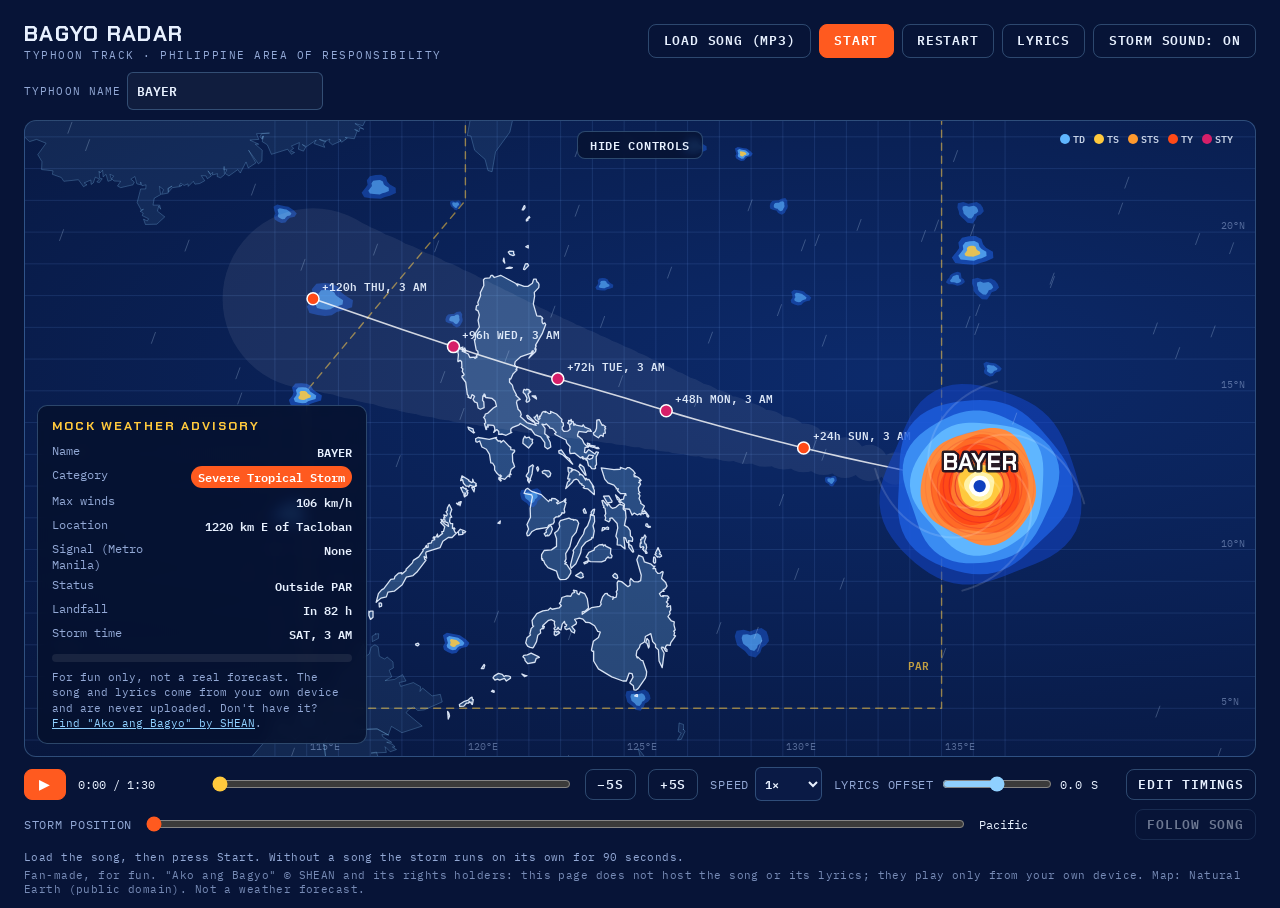
<file: public/bagyo/index.html>
<!doctype html>
<html lang="en">
<head>
<meta charset="utf-8">
<meta name="viewport" content="width=device-width, initial-scale=1, viewport-fit=cover">
<meta name="description" content="A for-fun typhoon radar: a storm tracks from the Pacific into the Philippines. Not a real forecast.">
<title>Bagyo Radar</title>
<meta name="claude:viewport-fit-sides" content="cover">
<link rel="stylesheet" href="https://fonts.googleapis.com/css2?family=Chakra+Petch:wght@500;700&family=IBM+Plex+Mono:wght@400;600&display=swap">
<style>
  /* Layout: one-screen radar console. Control strip on top, the radar fills the rest,
     a bulletin card floats bottom-left (stacks under the radar on phones). Single dark look by design. */
  :root {
    --ocean: #071437;
    --ocean-2: #0c2a6b;
    --grid: rgba(120, 170, 255, .14);
    --land: #8fd0ff;
    --ink: #e8f1ff;
    --muted: #93a9d6;
    --amber: #ffc93d;
    --hot: #ff5a1f;
    --panel: rgba(6, 16, 44, .82);
    --line: rgba(143, 208, 255, .28);
    --display: "Chakra Petch", "Segoe UI", system-ui, sans-serif;
    --mono: "IBM Plex Mono", ui-monospace, "Cascadia Mono", Consolas, monospace;
    color-scheme: dark;
  }
  html, body { height: 100%; }
  body {
    background: var(--ocean); color: var(--ink); font-family: var(--mono); display: flex; flex-direction: column;
    padding-left: max(16px, env(safe-area-inset-left, 0px)); padding-right: max(16px, env(safe-area-inset-right, 0px));
    padding-block: 12px; gap: 10px; box-sizing: border-box; overflow: hidden;
  }
  header { display: flex; flex-wrap: wrap; align-items: center; gap: 10px 16px; }
  h1 { font-family: var(--display); font-weight: 700; font-size: 1.35rem; letter-spacing: .06em; margin: 0; text-transform: uppercase; }
  h1 small { display: block; font-family: var(--mono); font-weight: 400; font-size: .68rem; letter-spacing: .14em; color: var(--muted); }
  .controls { display: flex; flex-wrap: wrap; gap: 8px; align-items: center; margin-left: auto; }
  button, .file {
    font: 600 .82rem/1 var(--mono); letter-spacing: .06em; text-transform: uppercase; color: var(--ink);
    background: transparent; border: 1px solid var(--line); border-radius: 8px; padding: .62rem .9rem; cursor: pointer;
  }
  button:hover, .file:hover { border-color: var(--land); }
  button:focus-visible, .file:focus-within, input:focus-visible { outline: 2px solid var(--amber); outline-offset: 2px; }
  #start { background: var(--hot); border-color: var(--hot); color: #fff; }
  .file input { position: absolute; width: 1px; height: 1px; opacity: 0; }
  .file { position: relative; display: inline-flex; align-items: center; gap: .4rem; }
  .file.has-song { border-color: var(--amber); color: var(--amber); }
  .fields { display: flex; flex-wrap: wrap; gap: 8px; }
  .fields label { display: flex; align-items: center; gap: 6px; font-size: .7rem; letter-spacing: .1em; text-transform: uppercase; color: var(--muted); }
  .fields input { font: 600 .82rem var(--mono); color: var(--ink); background: rgba(255,255,255,.04); border: 1px solid var(--line); border-radius: 6px; padding: .45rem .55rem; width: 11rem; text-transform: uppercase; }
  .stage { position: relative; flex: 1; min-height: 0; border: 1px solid var(--line); border-radius: 12px; overflow: hidden; background: radial-gradient(120% 90% at 70% 40%, var(--ocean-2), var(--ocean)); }
  canvas { display: block; width: 100%; height: 100%; }
  .bulletin { position: absolute; left: 12px; bottom: 12px; width: min(300px, calc(100% - 24px)); background: var(--panel); border: 1px solid var(--line); border-radius: 10px; padding: 12px 14px; backdrop-filter: blur(6px); }
  .bulletin h2 { font-family: var(--display); font-size: .78rem; letter-spacing: .16em; text-transform: uppercase; color: var(--amber); margin: 0 0 8px; }
  .bulletin dl { display: grid; grid-template-columns: auto 1fr; gap: 4px 12px; margin: 0; font-size: .78rem; }
  .bulletin dt { color: var(--muted); }
  .bulletin dd { margin: 0; font-weight: 600; text-align: right; font-variant-numeric: tabular-nums; }
  .cat { display: inline-block; padding: 1px 7px; border-radius: 999px; background: var(--hot); color: #fff; white-space: nowrap; font-size: .72rem; }
  .progress { height: 8px; background: rgba(255,255,255,.08); border-radius: 4px; margin-top: 10px; overflow: hidden; cursor: pointer; }
  canvas { cursor: crosshair; touch-action: manipulation; }
  .progress i { display: block; height: 100%; width: 0; background: linear-gradient(90deg, var(--land), var(--amber), var(--hot)); }
  .note { font-size: .66rem; color: var(--muted); margin: 8px 0 0; line-height: 1.45; }
  .note a { color: var(--land); }
  footer { font-size: .66rem; color: var(--muted); letter-spacing: .04em; display: flex; flex-wrap: wrap; justify-content: space-between; gap: 4px 16px; }
  footer .credits { opacity: .8; }
  .player { display: flex; flex-wrap: wrap; align-items: center; gap: 8px 12px; font-size: .74rem; color: var(--muted); }
  .player button { padding: .5rem .7rem; }
  #pPlay { min-width: 2.6rem; background: var(--hot); border-color: var(--hot); color: #fff; }
  .ptime { font-variant-numeric: tabular-nums; color: var(--ink); min-width: 7.5rem; }
  #pSeek { flex: 1 1 220px; min-width: 0; accent-color: var(--amber); }
  .player label { display: inline-flex; align-items: center; gap: 6px; letter-spacing: .06em; text-transform: uppercase; }
  .player select { font: 600 .78rem var(--mono); color: var(--ink); background: #0a1a45; border: 1px solid var(--line); border-radius: 6px; padding: .3rem; }
  #pShift { width: 110px; accent-color: var(--land); }
  .storm-row { flex: 1 1 100%; display: flex; flex-wrap: wrap; align-items: center; gap: 8px 12px; }
  .storm-row label { letter-spacing: .06em; text-transform: uppercase; }
  #stormPos { flex: 1 1 260px; min-width: 0; accent-color: var(--hot); }
  #stormOut { color: var(--ink); min-width: 9rem; }
  #stormFollow[disabled] { opacity: .45; cursor: default; }
  .toggle-ui { position: absolute; z-index: 4; top: 10px; left: 50%; transform: translateX(-50%); padding: .45rem .75rem; font-size: .72rem;
    background: rgba(6,16,44,.75); backdrop-filter: blur(4px); transition: opacity .4s; }
  /* clean view: only the radar, the advisory and the lyrics */
  body.clean header, body.clean .player, body.clean footer, body.clean .editor { display: none !important; }
  body.clean .stage { border-color: transparent; }
  body.clean.idle .toggle-ui { opacity: 0; }
  body.clean.idle .stage, body.clean.idle canvas { cursor: none; }
  @media (prefers-reduced-motion: reduce) { .toggle-ui { transition: none; } }
  #pShiftOut { color: var(--ink); min-width: 3.4rem; font-variant-numeric: tabular-nums; }
  .editor { position: fixed; z-index: 6; top: 12px; bottom: 12px; right: max(12px, env(safe-area-inset-right, 0px)); width: min(380px, calc(100% - 24px));
    background: #0a1a45; border: 1px solid var(--line); border-radius: 12px; padding: 14px; overflow: auto; box-shadow: 0 20px 50px rgba(0,0,0,.5); font-size: .78rem; }
  .ed-head { display: flex; justify-content: space-between; align-items: center; gap: 8px; }
  .editor h2 { font-family: var(--display); letter-spacing: .1em; text-transform: uppercase; margin: 0; font-size: .95rem; color: var(--amber); }
  .editor p { color: var(--muted); line-height: 1.5; }
  .editor ol { list-style: none; margin: 0; padding: 0; display: grid; gap: 4px; }
  .editor li { display: grid; grid-template-columns: auto 1fr auto; gap: 8px; align-items: center; padding: 6px; border-radius: 8px; border: 1px solid transparent; }
  .editor li.is-now { border-color: var(--amber); background: rgba(255,201,61,.08); }
  .editor li span { min-width: 0; overflow-wrap: anywhere; }
  .ed-time { padding: .3rem .45rem; font-size: .74rem; font-variant-numeric: tabular-nums; }
  .ed-btns { display: flex; gap: 4px; }
  .ed-btns button { padding: .3rem .45rem; font-size: .72rem; }
  dialog { background: #0a1a45; color: var(--ink); border: 1px solid var(--line); border-radius: 12px; padding: 0; width: min(560px, calc(100% - 32px)); }
  dialog::backdrop { background: rgba(2, 8, 24, .7); }
  .dlg { padding: 18px; display: grid; gap: 10px; font-size: .82rem; line-height: 1.5; }
  .dlg h2 { font-family: var(--display); letter-spacing: .1em; text-transform: uppercase; margin: 0; font-size: 1rem; color: var(--amber); }
  .dlg p, .dlg ul { margin: 0; color: var(--muted); }
  .dlg ul { padding-left: 1.1rem; }
  .dlg code, kbd { font-family: var(--mono); background: rgba(255,255,255,.08); padding: 0 4px; border-radius: 4px; color: var(--ink); }
  .dlg textarea { font: .85rem/1.5 var(--mono); color: var(--ink); background: rgba(255,255,255,.04); border: 1px solid var(--line); border-radius: 8px; padding: 10px; resize: vertical; width: 100%; box-sizing: border-box; }
  .dlg-actions { display: flex; flex-wrap: wrap; gap: 8px; }
  .dlg-msg { min-height: 1.2em; color: var(--amber) !important; }
  .sr { position: absolute; width: 1px; height: 1px; overflow: hidden; clip: rect(0 0 0 0); }
  .next-line { position: fixed; z-index: 5; left: 50%; transform: translateX(-50%); bottom: max(18px, env(safe-area-inset-bottom, 0px)); background: var(--amber); color: #1a1200; border-color: var(--amber); font-size: .95rem; padding: .9rem 1.4rem; }
  #sound[aria-pressed="false"] { color: var(--muted); }
  @media (max-width: 640px) {
    body { overflow: auto; }
    .stage { flex: none; height: auto; overflow: visible; border: 0; background: none; }
    canvas { height: 58vh; border: 1px solid var(--line); border-radius: 12px; background: radial-gradient(120% 90% at 70% 40%, var(--ocean-2), var(--ocean)); }
    .controls { margin-left: 0; }
    .fields input { width: 9rem; }
    .bulletin { position: static; width: auto; margin-top: 10px; }
  }
</style>
</head>
<body>

<header>
  <h1>Bagyo Radar<small>Typhoon track · Philippine Area of Responsibility</small></h1>
  <div class="controls">
    <label class="file" id="fileLabel"><input type="file" id="song" accept="audio/*">Load song (MP3)</label>
    <button type="button" id="start">Start</button>
    <button type="button" id="restart">Restart</button>
    <button type="button" id="lyricsBtn">Lyrics</button>
    <button type="button" id="sound" aria-pressed="true">Storm sound: on</button>
  </div>
  <div class="fields">
    <label for="name">Typhoon name <input id="name" maxlength="14" value="BAYER"></label>
  </div>
</header>

<dialog id="lyricsDlg" aria-labelledby="lyricsTitle">
  <form method="dialog" class="dlg">
    <h2 id="lyricsTitle">Lyrics</h2>
    <p>Paste the lyrics, one line per row. They stay in this browser only.</p>
    <ul>
      <li><strong>Timed lyrics</strong> (LRC, like <code>[00:12.50] a line</code>) sync on their own.</li>
      <li><strong>Plain lines:</strong> press <em>Tap to sync</em>, then tap <kbd>Space</kbd> or the <em>Next line</em> button as each line starts. The timings are saved for next time.</li>
    </ul>
    <label for="lyricsText" class="sr">Lyrics</label>
    <textarea id="lyricsText" rows="10" spellcheck="false" placeholder="[00:12.50] First line&#10;[00:16.00] Second line&#10;…or plain lines, then Tap to sync"></textarea>
    <p class="dlg-msg" id="lyricsMsg" aria-live="polite"></p>
    <div class="dlg-actions">
      <button type="button" id="lyricsSave">Save lyrics</button>
      <button type="button" id="tapSync">Tap to sync</button>
      <button type="button" id="lyricsClear">Clear</button>
      <button value="close">Close</button>
    </div>
  </form>
</dialog>
<button type="button" id="nextLine" class="next-line" hidden>Next line ▸ <kbd>Space</kbd></button>

<div class="stage" id="stage">
  <canvas id="radar" aria-label="Animated radar of a typhoon moving toward the Philippines"></canvas>
  <button type="button" id="toggleUi" class="toggle-ui" aria-pressed="false" title="Hide or show the controls (H)">Hide controls</button>
  <section class="bulletin" aria-live="polite">
    <h2>Mock weather advisory</h2>
    <dl>
      <dt>Name</dt><dd id="bName">BAYER</dd>
      <dt>Category</dt><dd><span class="cat" id="bCat">Tropical Storm</span></dd>
      <dt>Max winds</dt><dd id="bWind">80 km/h</dd>
      <dt>Location</dt><dd id="bLoc">—</dd>
      <dt>Signal (Metro Manila)</dt><dd id="bSignal">None</dd>
      <dt>Status</dt><dd id="bPar">Outside PAR</dd>
      <dt>Landfall</dt><dd id="bLand">—</dd>
      <dt>Storm time</dt><dd id="bTime">—</dd>
    </dl>
    <div class="progress" id="seek" role="slider" tabindex="0" aria-label="Storm progress" aria-valuemin="0" aria-valuemax="100" aria-valuenow="0" title="Click to jump"><i id="bar"></i></div>
    <p class="note">For fun only, not a real forecast. The song and lyrics come from your own device and are never uploaded.
      Don't have it? <a href="https://open.spotify.com/search/ako%20ang%20bagyo%20shean" target="_blank" rel="noopener">Find "Ako ang Bagyo" by SHEAN</a>.</p>
  </section>
</div>
<div class="player" id="player">
  <button type="button" id="pPlay" aria-label="Play or pause">▶</button>
  <span id="pTime" class="ptime">0:00 / 1:30</span>
  <input type="range" id="pSeek" min="0" max="1000" value="0" aria-label="Song position">
  <button type="button" id="pBack" aria-label="Back 5 seconds">−5s</button>
  <button type="button" id="pFwd" aria-label="Forward 5 seconds">+5s</button>
  <label for="pRate">Speed <select id="pRate"><option value="0.5">0.5×</option><option value="0.75">0.75×</option><option value="1" selected>1×</option></select></label>
  <label for="pShift">Lyrics offset <input type="range" id="pShift" min="-3" max="3" step="0.1" value="0"><output id="pShiftOut" for="pShift">0.0 s</output></label>
  <button type="button" id="pEdit" aria-expanded="false" aria-controls="editor">Edit timings</button>
  <div class="storm-row">
    <label for="stormPos">Storm position</label>
    <input type="range" id="stormPos" min="0" max="1000" value="0" aria-label="Typhoon position along its track">
    <output id="stormOut" for="stormPos">Pacific</output>
    <button type="button" id="stormFollow" disabled>Follow song</button>
  </div>
</div>
<aside id="editor" class="editor" hidden aria-label="Lyric timings">
  <div class="ed-head"><h2>Lyric timings</h2><button type="button" id="edClose">Close</button></div>
  <p>Click a time to jump there. Use −/+ to nudge by 0.1 s, or <em>Now</em> to set the line to the current position. Changes save as you go.</p>
  <ol id="edList"></ol>
</aside>
<footer><span id="status">Load the song, then press Start. Without a song the storm runs on its own for 90 seconds.</span>
  <span class="credits">Fan-made, for fun. "Ako ang Bagyo" © SHEAN and its rights holders: this page does not host the song or its lyrics; they play only from your own device. Map: Natural Earth (public domain). Not a weather forecast.</span></footer>

<script>
(() => {
  const canvas = document.getElementById("radar"), ctx = canvas.getContext("2d");
  const $ = (id) => document.getElementById(id);
  const audio = new Audio();
  const reduced = matchMedia("(prefers-reduced-motion: reduce)").matches;

  // Map frame (degrees). Equirectangular is fine this close to the equator.
  const B = { lon0: 113.5, lon1: 137.5, lat0: 3.5, lat1: 23.5 };
  let W = 0, H = 0, S = 1, OX = 0, OY = 0, DPR = 1;
  const P = (lon, lat) => [OX + (lon - B.lon0) * S, OY + (B.lat1 - lat) * S];

  // Coastlines: Natural Earth 1:10m (public domain), simplified to about 2 km.
  const PH = [[[120.86,5.57],[120.91,5.54],[120.9,5.5],[120.82,5.53],[120.86,5.57]],[[121.9,6.03],[121.94,6.03],[121.86,6],[121.78,6.08],[121.9,6.03]],[[125.79,6.95],[125.77,6.9],[125.72,7.05],[125.68,7.07],[125.72,7.2],[125.78,7.13],[125.79,6.95]],[[122.97,7.38],[122.94,7.39],[122.95,7.36],[122.84,7.29],[122.8,7.32],[122.8,7.42],[122.83,7.43],[122.87,7.4],[122.93,7.43],[122.97,7.38]],[[125.99,9.69],[125.99,9.59],[125.95,9.57],[125.92,9.61],[125.93,9.76],[125.97,9.76],[125.99,9.69]],[[126.57,7.3],[126.62,7.28],[126.47,7.07],[126.45,6.98],[126.35,7],[126.31,6.95],[126.3,6.89],[126.35,6.85],[126.35,6.79],[126.31,6.8],[126.24,6.92],[126.19,6.93],[126.19,6.88],[126.17,6.9],[126.26,6.74],[126.2,6.28],[126.1,6.49],[126.08,6.84],[125.99,6.92],[125.99,7.01],[125.9,7.1],[125.84,7.35],[125.67,7.26],[125.64,7.09],[125.51,7.01],[125.48,6.91],[125.4,6.81],[125.38,6.67],[125.41,6.59],[125.43,6.59],[125.43,6.62],[125.54,6.51],[125.59,6.5],[125.71,6.15],[125.7,6.04],[125.67,5.95],[125.44,5.62],[125.37,5.57],[125.31,5.58],[125.29,5.71],[125.18,5.8],[125.28,5.98],[125.25,6.09],[125.16,6.11],[125.07,5.86],[124.96,5.86],[124.61,5.99],[124.19,6.24],[124.04,6.49],[124.04,6.8],[124,6.79],[123.97,6.83],[124.03,7.11],[124.19,7.23],[124.25,7.4],[124.17,7.42],[124.07,7.6],[123.91,7.7],[123.79,7.71],[123.7,7.81],[123.59,7.84],[123.44,7.8],[123.5,7.71],[123.49,7.66],[123.35,7.57],[123.45,7.45],[123.43,7.37],[123.34,7.42],[123.28,7.52],[123.18,7.48],[123.14,7.51],[123.13,7.57],[123.18,7.59],[123.19,7.63],[123.14,7.66],[123.12,7.74],[123.05,7.65],[123.01,7.47],[122.95,7.49],[122.92,7.55],[122.88,7.48],[122.81,7.47],[122.79,7.52],[122.83,7.55],[122.8,7.67],[122.81,7.74],[122.71,7.79],[122.62,7.77],[122.44,7.61],[122.43,7.58],[122.49,7.58],[122.47,7.52],[122.44,7.5],[122.44,7.54],[122.36,7.47],[122.37,7.37],[122.28,7.3],[122.24,7.1],[122.15,6.93],[122.12,6.9],[122.04,6.92],[121.96,6.96],[121.9,7.06],[121.94,7.22],[122.05,7.31],[122.03,7.34],[122.07,7.51],[122.15,7.59],[122.12,7.6],[122.1,7.77],[122.25,7.98],[122.44,8.07],[122.6,8.09],[122.68,8.16],[122.73,8.12],[122.95,8.16],[123.02,8.23],[122.96,8.31],[123,8.34],[123.04,8.49],[123.2,8.54],[123.32,8.53],[123.37,8.63],[123.44,8.65],[123.4,8.72],[123.51,8.7],[123.52,8.62],[123.58,8.58],[123.62,8.67],[123.76,8.61],[123.84,8.45],[123.88,8.16],[123.77,8.06],[123.68,8.04],[123.68,7.96],[123.97,8.17],[124.23,8.21],[124.28,8.28],[124.26,8.33],[124.32,8.51],[124.4,8.61],[124.47,8.62],[124.48,8.58],[124.58,8.52],[124.66,8.51],[124.64,8.43],[124.66,8.48],[124.75,8.5],[124.77,8.62],[124.75,8.67],[124.79,8.73],[124.78,8.95],[124.81,9.01],[124.92,8.99],[125.12,8.83],[125.19,8.88],[125.18,9.02],[125.21,9.09],[125.31,8.99],[125.44,8.98],[125.52,9.02],[125.54,9.19],[125.4,9.68],[125.46,9.82],[125.59,9.76],[125.64,9.61],[125.85,9.54],[125.95,9.45],[125.97,9.48],[125.91,9.4],[125.99,9.4],[126,9.32],[126.06,9.25],[126.14,9.26],[126.2,9.31],[126.23,9.29],[126.18,9.09],[126.31,8.96],[126.35,8.85],[126.3,8.77],[126.23,8.73],[126.26,8.68],[126.2,8.69],[126.11,8.61],[126.16,8.53],[126.23,8.52],[126.22,8.55],[126.37,8.54],[126.41,8.49],[126.41,8.47],[126.37,8.46],[126.38,8.4],[126.33,8.35],[126.39,8.29],[126.34,8.21],[126.36,8.19],[126.46,8.23],[126.47,8.1],[126.43,8.04],[126.45,7.98],[126.38,7.89],[126.49,7.75],[126.58,7.72],[126.57,7.63],[126.61,7.47],[126.56,7.43],[126.59,7.39],[126.57,7.3]],[[125.29,9.97],[125.3,9.93],[125.27,9.92],[125.15,10.07],[125.14,10.17],[125.23,10.12],[125.29,9.97]],[[124.38,10.69],[124.39,10.64],[124.3,10.59],[124.32,10.69],[124.38,10.69]],[[124.47,10.71],[124.51,10.69],[124.51,10.64],[124.41,10.65],[124.41,10.68],[124.47,10.71]],[[125.82,10.73],[125.83,10.71],[125.77,10.7],[125.68,10.75],[125.69,10.81],[125.73,10.81],[125.76,10.74],[125.82,10.73]],[[124.6,11.56],[124.62,11.53],[124.61,11.49],[124.47,11.47],[124.35,11.68],[124.52,11.69],[124.6,11.56]],[[124.82,11.63],[124.85,11.6],[124.85,11.55],[124.79,11.57],[124.73,11.72],[124.82,11.63]],[[122.3,18.4],[122.32,18.34],[122.31,18.25],[122.17,18.1],[122.18,17.98],[122.14,17.74],[122.25,17.36],[122.37,17.35],[122.41,17.32],[122.44,17.27],[122.41,17.27],[122.42,17.15],[122.45,17.11],[122.5,17.14],[122.53,17.09],[122.42,16.8],[122.21,16.44],[122.22,16.39],[122.23,16.42],[122.19,16.32],[122.2,16.29],[122.23,16.32],[122.21,16.24],[122,16.03],[122.13,16.23],[122.14,16.26],[122.11,16.26],[122.07,16.19],[121.75,16.08],[121.57,15.92],[121.55,15.83],[121.58,15.77],[121.64,15.74],[121.59,15.67],[121.63,15.66],[121.5,15.53],[121.43,15.37],[121.39,15.38],[121.39,15.27],[121.48,15.18],[121.51,15.06],[121.61,14.87],[121.59,14.86],[121.73,14.73],[121.63,14.7],[121.61,14.63],[121.66,14.42],[121.73,14.35],[121.76,14.25],[121.73,14.19],[121.94,14],[122.23,13.91],[122.18,13.99],[122.3,13.97],[122.31,14.02],[122.21,14.09],[122.16,14.17],[122.18,14.15],[122.26,14.25],[122.3,14.09],[122.35,14.13],[122.33,14.2],[122.36,14.19],[122.42,14.32],[122.47,14.35],[122.52,14.32],[122.5,14.35],[122.53,14.35],[122.64,14.28],[122.69,14.29],[122.68,14.35],[122.87,14.27],[123.04,14.1],[123.03,14.02],[123.08,13.99],[123.09,13.9],[123.05,13.86],[123.05,13.78],[123.11,13.72],[123.22,13.73],[123.3,13.79],[123.28,13.91],[123.34,13.98],[123.29,13.93],[123.22,13.99],[123.25,14.01],[123.25,14.07],[123.31,14.05],[123.3,14.07],[123.34,14.07],[123.33,14.1],[123.35,14.02],[123.39,14.04],[123.42,13.91],[123.44,13.96],[123.49,13.92],[123.68,13.88],[123.71,13.93],[123.76,13.86],[123.93,13.79],[123.97,13.72],[123.86,13.74],[123.8,13.69],[123.57,13.72],[123.53,13.61],[123.54,13.56],[123.56,13.57],[123.68,13.47],[123.74,13.34],[123.86,13.23],[123.77,13.22],[123.75,13.06],[123.8,13.05],[123.88,13.15],[124.08,13.01],[124.12,13.08],[124.19,13.06],[124.12,12.92],[124.13,12.68],[124.09,12.63],[124.1,12.56],[124.06,12.54],[123.98,12.55],[123.93,12.62],[123.88,12.64],[123.84,12.8],[123.79,12.83],[123.86,12.87],[123.91,12.84],[124,12.88],[124.03,12.96],[123.89,12.98],[123.84,12.89],[123.72,12.85],[123.73,12.89],[123.69,12.89],[123.7,12.86],[123.68,12.88],[123.7,12.93],[123.62,12.89],[123.44,13.04],[123.3,13.02],[123.28,13.12],[123.3,13.24],[123.19,13.36],[123.17,13.45],[122.86,13.61],[122.81,13.65],[122.86,13.69],[122.75,13.81],[122.65,13.83],[122.65,13.86],[122.54,13.96],[122.51,13.93],[122.41,13.95],[122.51,13.82],[122.5,13.65],[122.64,13.54],[122.57,13.56],[122.67,13.38],[122.69,13.23],[122.59,13.17],[122.5,13.24],[122.5,13.37],[122.37,13.55],[122.19,13.62],[122.06,13.8],[122.05,13.78],[121.99,13.81],[121.73,13.97],[121.69,13.93],[121.49,13.85],[121.43,13.8],[121.43,13.7],[121.46,13.69],[121.28,13.6],[121.16,13.64],[121.05,13.63],[121.05,13.72],[120.99,13.78],[120.89,13.69],[120.93,13.78],[120.91,13.88],[120.88,13.91],[120.7,13.93],[120.72,13.86],[120.66,13.86],[120.67,13.79],[120.65,13.78],[120.6,13.97],[120.64,13.99],[120.62,14.1],[120.57,14.17],[120.6,14.18],[120.63,14.27],[120.71,14.3],[120.88,14.46],[120.98,14.52],[120.94,14.67],[120.84,14.76],[120.64,14.79],[120.62,14.87],[120.59,14.82],[120.61,14.89],[120.59,14.9],[120.57,14.84],[120.55,14.84],[120.54,14.7],[120.58,14.65],[120.59,14.47],[120.47,14.42],[120.4,14.46],[120.37,14.62],[120.29,14.65],[120.24,14.73],[120.29,14.83],[120.21,14.88],[120.17,14.76],[120.08,14.8],[120.1,14.83],[120.06,14.89],[120.01,15.27],[119.89,15.43],[119.9,15.48],[119.94,15.48],[119.96,15.52],[119.9,15.61],[119.92,15.69],[119.87,15.74],[119.89,15.76],[119.88,15.92],[119.83,15.96],[119.77,15.92],[119.76,15.94],[119.78,16.14],[119.76,16.22],[119.79,16.34],[119.92,16.38],[119.9,16.25],[120.09,16.16],[120.14,16.05],[120.29,16.06],[120.3,16.02],[120.37,16.07],[120.33,16.08],[120.4,16.17],[120.39,16.25],[120.34,16.29],[120.28,16.61],[120.31,16.61],[120.32,16.82],[120.44,17.01],[120.4,17.22],[120.44,17.39],[120.4,17.52],[120.33,17.56],[120.35,17.68],[120.41,17.71],[120.39,17.78],[120.48,18],[120.47,18.09],[120.58,18.32],[120.57,18.5],[120.61,18.54],[120.77,18.56],[120.81,18.64],[120.85,18.64],[120.91,18.57],[121.11,18.64],[121.59,18.38],[121.65,18.31],[121.64,18.37],[121.85,18.29],[121.97,18.29],[122.11,18.39],[122.15,18.52],[122.23,18.52],[122.25,18.44],[122.3,18.4]],[[120.25,5.27],[120.22,5.12],[120.19,5.14],[120.18,5.2],[120.15,5.18],[120.12,5.22],[120.1,5.16],[120.03,5.16],[119.95,5.07],[119.82,5.06],[119.81,5.12],[119.97,5.22],[120.09,5.26],[120.15,5.32],[120.21,5.35],[120.22,5.27],[120.25,5.27]],[[120.59,6.38],[120.61,6.35],[120.58,6.25],[120.5,6.25],[120.59,6.38]],[[122.3,6.63],[122.33,6.6],[122.23,6.57],[122.19,6.45],[121.96,6.41],[121.88,6.5],[121.87,6.57],[121.81,6.62],[121.84,6.67],[121.95,6.68],[122.07,6.74],[122.3,6.63]],[[118.54,7.01],[118.5,6.97],[118.45,6.98],[118.43,7.02],[118.51,7.05],[118.54,7.01]],[[117.09,8.06],[117.09,7.87],[117.01,7.8],[116.96,7.92],[116.96,8.06],[116.98,8.03],[117.01,8.06],[117.09,8.06]],[[117.33,8.32],[117.36,8.3],[117.36,8.22],[117.29,8.19],[117.28,8.31],[117.33,8.32]],[[124.78,9.2],[124.8,9.11],[124.77,9.08],[124.67,9.13],[124.64,9.18],[124.71,9.25],[124.78,9.2]],[[123.7,9.16],[123.72,9.15],[123.7,9.12],[123.63,9.1],[123.47,9.18],[123.64,9.29],[123.7,9.23],[123.7,9.16]],[[126.17,9.83],[126.18,9.79],[126.12,9.76],[126.04,9.78],[126.05,9.76],[125.97,9.85],[126.01,9.87],[125.99,9.9],[126.07,10.06],[126.14,9.9],[126.11,9.86],[126.17,9.83]],[[124.57,9.87],[124.62,9.8],[124.6,9.74],[124.52,9.74],[124.5,9.77],[124.43,9.71],[124.41,9.66],[124.29,9.61],[123.94,9.62],[123.87,9.65],[123.86,9.73],[123.8,9.76],[123.89,9.91],[124.05,9.98],[124.07,10.05],[124.22,10.15],[124.33,10.16],[124.35,10.11],[124.4,10.15],[124.42,10.11],[124.58,10.03],[124.57,9.87]],[[125.72,9.91],[125.72,9.88],[125.68,9.88],[125.66,9.94],[125.61,9.97],[125.62,9.99],[125.58,10.01],[125.62,10.06],[125.6,10.09],[125.52,10.06],[125.5,10.1],[125.51,10.21],[125.54,10.2],[125.52,10.32],[125.56,10.33],[125.56,10.38],[125.61,10.37],[125.65,10.46],[125.69,10.4],[125.64,10.25],[125.66,10.18],[125.69,10.17],[125.71,10.07],[125.68,9.96],[125.72,9.91]],[[119.95,10.6],[120.01,10.57],[119.98,10.53],[119.94,10.52],[119.91,10.56],[119.92,10.48],[119.79,10.46],[119.78,10.54],[119.75,10.54],[119.84,10.64],[119.95,10.6]],[[122.71,10.73],[122.74,10.64],[122.69,10.51],[122.63,10.44],[122.59,10.43],[122.59,10.46],[122.53,10.42],[122.48,10.5],[122.55,10.55],[122.54,10.61],[122.67,10.76],[122.71,10.73]],[[123.57,10.83],[123.49,10.55],[123.36,10.39],[123.29,10.09],[123.16,9.87],[123.17,9.7],[123.13,9.62],[123.18,9.59],[123.13,9.55],[123.19,9.53],[123.32,9.34],[123.32,9.26],[123.23,9.11],[123.16,9.06],[122.99,9.05],[122.93,9.12],[122.87,9.32],[122.6,9.43],[122.5,9.56],[122.46,9.66],[122.42,9.66],[122.43,9.71],[122.4,9.7],[122.4,9.84],[122.48,9.97],[122.71,9.99],[122.87,10.1],[122.87,10.35],[122.81,10.52],[122.91,10.6],[122.97,10.72],[122.95,10.83],[122.99,10.91],[123.26,10.99],[123.34,10.95],[123.4,10.95],[123.4,10.92],[123.45,10.94],[123.52,10.92],[123.57,10.83]],[[124.05,10.83],[124.02,10.75],[124.06,10.59],[124.02,10.37],[123.98,10.38],[123.97,10.33],[123.79,10.23],[123.66,10.07],[123.63,9.89],[123.48,9.55],[123.33,9.41],[123.31,9.51],[123.41,9.92],[123.39,9.97],[123.52,10.15],[123.61,10.33],[123.72,10.49],[123.76,10.64],[123.85,10.75],[123.93,10.97],[123.94,11.1],[123.97,11.08],[123.96,11.18],[124.02,11.26],[124.07,11.27],[124.04,11.13],[124,11.08],[124.06,11.06],[124.07,10.88],[124.05,10.83]],[[123.8,11.18],[123.81,11.15],[123.74,11.15],[123.71,11.24],[123.75,11.29],[123.8,11.18]],[[119.67,10.55],[119.72,10.52],[119.58,10.38],[119.46,10.38],[119.29,10.26],[119.2,10.06],[118.77,9.93],[118.75,9.89],[118.78,9.73],[118.7,9.78],[118.72,9.69],[118.76,9.67],[118.49,9.31],[118.35,9.18],[118.14,9.13],[118.01,8.89],[117.76,8.69],[117.56,8.66],[117.51,8.51],[117.34,8.47],[117.19,8.34],[117.26,8.61],[117.36,8.73],[117.43,8.77],[117.65,9.06],[117.76,9.08],[117.78,9.15],[117.9,9.26],[117.99,9.27],[118,9.23],[118.13,9.34],[118.13,9.38],[118.33,9.58],[118.36,9.66],[118.53,9.77],[118.67,9.97],[118.66,10],[118.72,10.04],[118.77,10.13],[118.78,10.06],[118.83,10.08],[118.82,10.19],[118.93,10.21],[118.95,10.28],[119.03,10.31],[119.03,10.35],[118.98,10.36],[119,10.4],[119.07,10.39],[119.12,10.49],[119.13,10.39],[119.28,10.51],[119.25,10.56],[119.31,10.57],[119.35,10.72],[119.22,10.85],[119.26,10.89],[119.23,10.95],[119.29,10.93],[119.28,10.87],[119.31,10.88],[119.33,10.82],[119.47,10.73],[119.45,10.84],[119.35,10.88],[119.36,10.93],[119.32,10.94],[119.32,11.02],[119.36,11],[119.32,11.09],[119.41,11.06],[119.43,11.12],[119.39,11.19],[119.43,11.23],[119.43,11.31],[119.49,11.42],[119.57,11.26],[119.52,11.12],[119.57,11.02],[119.52,11.01],[119.5,10.89],[119.53,10.82],[119.6,10.82],[119.59,10.67],[119.65,10.68],[119.67,10.65],[119.63,10.65],[119.67,10.55]],[[119.87,11.51],[119.83,11.38],[119.83,11.43],[119.77,11.41],[119.72,11.46],[119.77,11.44],[119.79,11.49],[119.83,11.46],[119.83,11.51],[119.87,11.51]],[[125.27,10.32],[125.26,10.26],[125.14,10.28],[125.15,10.19],[125.09,10.23],[125.04,10.37],[124.99,10.38],[125.03,10.02],[124.88,10.14],[124.78,10.15],[124.79,10.33],[124.74,10.42],[124.8,10.68],[124.78,10.82],[124.62,11],[124.55,10.98],[124.56,10.93],[124.52,10.87],[124.4,10.93],[124.42,11],[124.39,11.07],[124.42,11.13],[124.4,11.3],[124.35,11.33],[124.37,11.37],[124.34,11.39],[124.3,11.54],[124.34,11.55],[124.48,11.38],[124.49,11.45],[124.53,11.42],[124.57,11.35],[124.63,11.3],[124.74,11.33],[124.85,11.43],[124.98,11.39],[124.97,11.28],[125.02,11.23],[125.04,11.25],[125.06,11.01],[125.01,10.76],[125.12,10.7],[125.19,10.6],[125.2,10.43],[125.26,10.38],[125.27,10.32]],[[123.17,11.48],[123.11,11.27],[123.13,11.18],[123.11,11.15],[123.04,11.16],[123.03,11.11],[122.95,11.04],[122.94,11.06],[122.93,11.03],[122.86,11.03],[122.79,10.98],[122.8,10.87],[122.76,10.81],[122.63,10.77],[122.59,10.7],[122.23,10.64],[122.1,10.57],[122.01,10.45],[121.95,10.43],[121.93,10.51],[121.99,10.65],[121.94,10.79],[122.05,11.02],[122.04,11.3],[122.11,11.66],[122.09,11.72],[121.85,11.77],[121.9,11.89],[121.96,11.93],[122.09,11.83],[122.39,11.73],[122.62,11.51],[122.66,11.57],[122.71,11.54],[122.72,11.61],[122.83,11.6],[122.94,11.52],[122.87,11.47],[122.9,11.44],[123.09,11.53],[123.16,11.6],[123.16,11.54],[123.12,11.5],[123.17,11.48]],[[120.02,11.89],[120.08,11.86],[120.04,11.82],[120.08,11.79],[120.05,11.71],[119.97,11.66],[119.95,11.73],[119.98,11.71],[120.01,11.78],[119.93,11.78],[119.85,11.95],[119.89,11.94],[119.92,11.98],[119.96,11.93],[120.03,11.93],[120,11.91],[120.02,11.89]],[[120.35,12.03],[120.33,11.99],[120.24,11.99],[120.14,12.03],[120.11,11.97],[120.08,12],[120.02,12],[119.94,12.09],[119.91,12.2],[119.85,12.17],[119.87,12.25],[119.92,12.28],[119.88,12.27],[119.89,12.32],[120.11,12.19],[120.1,12.17],[120.2,12.11],[120.23,12.13],[120.23,12.22],[120.26,12.13],[120.34,12.08],[120.32,12.02],[120.35,12.03]],[[122.69,12.4],[122.67,12.32],[122.61,12.28],[122.51,12.38],[122.43,12.41],[122.42,12.46],[122.48,12.49],[122.63,12.48],[122.69,12.4]],[[125.71,11.15],[125.78,11.05],[125.76,11.02],[125.72,11.05],[125.71,11.12],[125.65,11.15],[125.6,11.12],[125.56,11.16],[125.54,11.15],[125.53,11.09],[125.48,11.13],[125.42,11.09],[125.32,11.15],[125.25,11.09],[125.17,11.27],[125,11.29],[125.01,11.43],[124.91,11.5],[124.89,11.47],[124.83,11.51],[124.9,11.55],[124.89,11.57],[124.98,11.59],[125,11.68],[125.03,11.73],[125.06,11.71],[125.05,11.76],[124.89,11.76],[124.79,11.86],[124.82,11.91],[124.75,11.91],[124.77,11.92],[124.68,12.03],[124.49,12.1],[124.39,12.22],[124.28,12.57],[124.68,12.52],[124.87,12.53],[124.89,12.55],[124.88,12.59],[125.05,12.53],[125.1,12.58],[125.17,12.58],[125.27,12.5],[125.35,12.4],[125.31,12.37],[125.32,12.3],[125.36,12.32],[125.35,12.29],[125.39,12.3],[125.45,12.27],[125.54,12.18],[125.48,12.17],[125.51,12.15],[125.46,12.11],[125.5,12.1],[125.52,12.06],[125.45,11.95],[125.46,11.84],[125.5,11.79],[125.45,11.77],[125.5,11.7],[125.47,11.61],[125.53,11.49],[125.52,11.46],[125.64,11.37],[125.56,11.21],[125.6,11.19],[125.63,11.2],[125.63,11.24],[125.71,11.15]],[[124.06,11.8],[124.06,11.73],[123.86,11.91],[123.74,11.93],[123.71,11.95],[123.75,11.98],[123.73,12.01],[123.66,12.04],[123.67,12.07],[123.62,12.08],[123.55,12.19],[123.49,12.22],[123.41,12.19],[123.36,12.11],[123.16,11.92],[123.22,12.13],[123.28,12.17],[123.26,12.19],[123.3,12.22],[123.22,12.23],[123.27,12.42],[123.24,12.46],[123.23,12.59],[123.36,12.55],[123.32,12.44],[123.4,12.52],[123.45,12.51],[123.55,12.46],[123.61,12.39],[123.59,12.35],[123.64,12.37],[123.7,12.33],[123.79,12.19],[123.8,12.25],[123.85,12.2],[123.89,12.21],[124.05,11.97],[124,12.01],[124.06,11.87],[124.06,11.8]],[[122.28,12.61],[122.31,12.54],[122.28,12.47],[122.24,12.57],[122.28,12.61]],[[122.12,12.67],[122.15,12.63],[122.13,12.63],[122.1,12.39],[122.04,12.21],[122.06,12.17],[122.02,12.16],[122.01,12.1],[121.96,12.18],[121.96,12.23],[121.99,12.2],[122,12.24],[121.92,12.3],[121.92,12.34],[121.99,12.44],[122,12.59],[122.12,12.67]],[[123.79,12.38],[123.8,12.34],[123.77,12.35],[123.58,12.62],[123.61,12.69],[123.73,12.59],[123.79,12.38]],[[123.28,12.86],[123.29,12.82],[123.38,12.69],[123.06,12.99],[122.95,13.04],[122.94,13.11],[123.02,13.14],[123.16,12.94],[123.28,12.86]],[[121.52,12.7],[121.55,12.61],[121.44,12.52],[121.41,12.41],[121.44,12.36],[121.38,12.37],[121.4,12.29],[121.34,12.32],[121.24,12.21],[121.11,12.25],[121.1,12.33],[121.14,12.31],[121.1,12.35],[121.07,12.33],[120.98,12.42],[120.92,12.51],[120.92,12.62],[120.86,12.72],[120.8,12.73],[120.76,13],[120.66,13.16],[120.52,13.23],[120.45,13.42],[120.37,13.38],[120.33,13.4],[120.32,13.49],[120.4,13.53],[120.75,13.47],[120.98,13.53],[120.96,13.5],[121.03,13.42],[121.11,13.42],[121.12,13.37],[121.2,13.44],[121.38,13.25],[121.43,13.22],[121.43,13.15],[121.55,13.13],[121.55,13.09],[121.48,13.01],[121.49,12.77],[121.52,12.7]],[[122.1,13.42],[122.12,13.36],[121.99,13.2],[121.81,13.35],[121.82,13.47],[121.87,13.57],[121.91,13.52],[122.01,13.54],[122.04,13.49],[122.12,13.47],[122.1,13.42]],[[120.26,13.71],[120.29,13.69],[120.26,13.67],[120.11,13.78],[120.08,13.86],[120.24,13.8],[120.26,13.71]],[[124.42,13.87],[124.39,13.85],[124.42,13.8],[124.39,13.79],[124.41,13.67],[124.35,13.66],[124.34,13.56],[124.29,13.6],[124.25,13.6],[124.19,13.52],[124.05,13.61],[124.03,13.67],[124.09,13.72],[124.13,13.82],[124.14,14.08],[124.22,14.09],[124.31,13.91],[124.33,13.93],[124.42,13.87]],[[122.1,14.1],[122.18,14.03],[122.18,14.01],[122.14,14.02],[121.96,14.14],[121.93,14.22],[121.96,14.23],[122.1,14.1]],[[122.23,14.8],[122.24,14.74],[122.1,14.84],[122.21,14.84],[122.19,14.81],[122.23,14.8]],[[122.01,15.01],[122.06,14.98],[122.05,14.96],[122.01,14.99],[122.01,14.93],[121.97,14.9],[122.03,14.72],[122,14.67],[121.94,14.64],[121.91,14.67],[121.94,14.77],[121.88,14.89],[121.82,14.95],[121.83,15.01],[121.85,15.05],[121.9,15.02],[121.93,15.05],[122,15.04],[122.01,15.01]],[[121.39,18.9],[121.48,18.88],[121.43,18.86],[121.28,18.86],[121.39,18.9]],[[121.97,18.99],[121.99,18.95],[121.87,18.82],[121.83,18.83],[121.89,19],[121.95,19.01],[121.97,18.99]],[[121.21,19.18],[121.24,19.02],[121.19,19.09],[121.21,19.18]],[[121.52,19.32],[121.55,19.28],[121.5,19.26],[121.4,19.3],[121.35,19.37],[121.4,19.4],[121.52,19.39],[121.52,19.32]],[[121.98,19.58],[121.98,19.5],[121.9,19.54],[121.98,19.58]],[[122.01,20.49],[122.03,20.46],[121.97,20.41],[121.97,20.37],[121.92,20.35],[121.92,20.39],[122.01,20.49]],[[121.88,20.77],[121.83,20.7],[121.79,20.7],[121.85,20.83],[121.87,20.83],[121.88,20.77]],[[119.48,4.85],[119.5,4.76],[119.46,4.66],[119.44,4.9],[119.48,4.85]],[[121.38,6.01],[121.42,5.99],[121.42,5.95],[121.29,5.86],[121.23,5.94],[121.08,5.89],[121.01,5.92],[120.93,5.89],[120.87,5.96],[120.91,6.02],[121.04,6.1],[121.16,6.07],[121.22,6],[121.27,6.03],[121.38,6.01]],[[121.1,10.9],[121.09,10.82],[121.02,10.83],[121.1,10.9]],[[120.29,11.93],[120.27,11.82],[120.2,11.95],[120.27,11.97],[120.29,11.93]],[[125.42,5.43],[125.42,5.37],[125.33,5.39],[125.38,5.43],[125.42,5.43]],[[123.84,9.64],[123.87,9.62],[123.84,9.59],[123.75,9.55],[123.73,9.59],[123.84,9.64]],[[121.11,12.2],[121.13,12.17],[121.11,12.16],[121.05,12.22],[121.06,12.28],[121.11,12.2]],[[124.15,13.18],[124.07,13.21],[124.18,13.22],[124.21,13.18],[124.15,13.18]],[[124.09,13.26],[124.03,13.22],[123.94,13.24],[123.91,13.29],[124.09,13.26]],[[123.89,13.27],[123.9,13.25],[123.87,13.23],[123.84,13.35],[123.92,13.33],[123.89,13.27]],[[120.01,16.27],[119.99,16.23],[119.93,16.31],[119.98,16.35],[120.01,16.27]]];
  const NEIGHBOURS = [[[117.57,4.16],[117.37,4.17],[117.4,4.1],[117.68,3.93],[117.52,3.93],[117.72,3.86],[117.78,3.78],[117.7,3.78],[117.83,3.7],[117.63,3.63],[117.47,3.79],[117.51,3.61],[117.03,3.59],[117.2,3.62],[117.24,3.49],[117.45,3.44],[117.36,3.24],[117.27,3.23],[117.62,3.09],[117.56,2.98],[117.68,2.96],[117.54,2.92],[117.74,2.9],[117.62,2.83],[117.78,2.76],[118.08,2.34],[118.06,2.22],[117.83,2.11],[117.9,2.05],[117.74,2.05],[119.01,0.98],[118.8,0.8],[118.39,0.8],[118.1,0.91],[117.89,1.11],[118.03,0.8],[117.9,0.84],[117.74,0.74],[117.47,0.11],[117.53,-0.04],[117.44,-0.52],[117.63,-0.42],[117.48,-0.7],[117.62,-0.78],[117.34,-0.9],[117.28,-0.81],[116.96,-1.24],[116.82,-1.26],[116.74,-1.02],[116.76,-1.37],[116.57,-1.45],[116.54,-1.62],[116.22,-1.79],[116.42,-1.77],[116.47,-1.91],[116.46,-2.04],[116.28,-2.17],[116.6,-2.22],[116.52,-2.55],[116.3,-2.53],[116.3,-2.61],[116.39,-2.57],[116.29,-2.99],[116.13,-2.83],[116.11,-3.01],[116.27,-3.12],[116.11,-3.25],[115.97,-3.61],[114.66,-4.18],[114.55,-3.35],[114.48,-3.5],[114.26,-3.4],[114.36,-3.21],[114.19,-3.38],[114.11,-3.35],[114.12,-3.19],[114.04,-3.36],[113.63,-3.46],[113.61,-3.17],[113.37,-3.25],[113.3,-3.16],[113.35,-3.27],[113.04,-2.92],[112.94,-3.11],[113.02,-3.16],[112.64,-3.42],[112.2,-3.33],[111.91,-3.57],[111.81,-3.53],[111.75,-2.74],[111.7,-2.94],[111.55,-3.02],[111.33,-2.93],[110.94,-3.09],[110.75,-3.03],[110.95,-2.88],[110.66,-3.08],[110.55,-2.87],[110.26,-3],[110.16,-2.62],[110.28,-2.52],[110.16,-2.44],[110.08,-1.92],[109.9,-1.83],[110.03,-1.65],[110.06,-1.35],[109.94,-1.11],[109.77,-1.02],[109.76,-0.87],[109.68,-0.98],[109.53,-0.86],[109.27,-0.85],[109.26,-0.67],[109.51,-0.73],[109.36,-0.65],[109.4,-0.6],[109.16,-0.55],[109.05,-0.25],[109.22,-0.24],[109.15,0.02],[109.3,0.01],[108.92,0.34],[108.86,0.83],[108.98,0.96],[108.92,1.16],[109.27,1.4],[108.99,1.25],[109.07,1.53],[109.35,1.81],[109.29,1.78],[109.34,1.94],[109.64,2.08],[109.53,1.89],[109.68,1.57],[110.17,1.17],[110.26,1],[110.56,0.85],[111.2,1.07],[111.5,0.96],[111.82,1.01],[112.09,1.14],[112.16,1.43],[112.47,1.57],[112.97,1.57],[112.96,1.42],[113.63,1.23],[113.91,1.44],[114.37,1.51],[114.54,1.43],[114.67,1.83],[114.83,1.9],[114.78,2.25],[115.21,2.51],[115.06,2.61],[115.07,2.83],[115.24,3.04],[115.47,3.03],[115.6,3.43],[115.54,3.92],[115.84,4.39],[116.02,4.27],[116.12,4.38],[116.31,4.38],[116.41,4.29],[116.52,4.4],[116.58,4.33],[117.22,4.35],[117.57,4.16]],[[127.67,-0.21],[127.72,0.31],[127.53,0.56],[127.62,0.83],[127.49,0.91],[127.49,1.05],[127.4,1.04],[127.4,1.21],[127.63,1.84],[127.92,2.17],[128.05,2.2],[127.85,1.85],[128.02,1.72],[128.02,1.31],[127.63,0.92],[127.85,0.81],[127.99,1.08],[128.18,1.15],[128.09,1.26],[128.21,1.39],[128.44,1.54],[128.72,1.57],[128.7,1.07],[128.21,0.77],[128.68,0.55],[128.69,0.35],[128.9,0.21],[128.46,0.4],[127.91,0.44],[127.89,0.02],[127.98,-0.26],[128.44,-0.91],[128.05,-0.71],[127.67,-0.21]],[[128.69,2.48],[128.57,2.11],[128.27,1.99],[128.2,2.27],[128.32,2.46],[128.57,2.63],[128.69,2.48]],[[125.65,3.47],[125.62,3.39],[125.51,3.46],[125.44,3.74],[125.65,3.47]],[[126.87,4.33],[126.92,4.28],[126.8,4.02],[126.68,4],[126.8,4.22],[126.71,4.26],[126.73,4.54],[126.87,4.49],[126.87,4.33]],[[115.15,4.91],[115.36,4.9],[115.55,5.06],[115.61,5.21],[115.36,5.31],[115.38,5.4],[115.61,5.64],[115.61,5.52],[115.85,5.56],[116.05,5.84],[116.11,6.13],[116.5,6.49],[116.78,7.03],[116.86,6.82],[116.78,6.59],[116.97,6.71],[117.03,6.93],[117.15,7],[117.25,6.94],[117.29,6.64],[117.46,6.55],[117.53,6.62],[117.72,6.46],[117.73,6.27],[117.6,6.2],[117.68,5.99],[117.47,5.87],[117.77,5.91],[118.02,6.06],[118.13,5.86],[117.92,5.81],[117.96,5.69],[118.36,5.81],[118.59,5.68],[118.57,5.53],[118.65,5.64],[118.95,5.39],[119.21,5.44],[119.27,5.2],[118.7,4.95],[118.5,4.93],[118.37,5.04],[118.22,4.96],[118.13,4.86],[118.64,4.44],[118,4.23],[117.67,4.43],[117.57,4.16],[117.22,4.35],[116.58,4.33],[116.52,4.4],[116.41,4.29],[116.31,4.38],[116.12,4.38],[116.02,4.27],[115.84,4.39],[115.54,3.92],[115.6,3.43],[115.47,3.03],[115.24,3.04],[115.07,2.83],[115.06,2.61],[115.21,2.51],[114.78,2.25],[114.83,1.9],[114.67,1.83],[114.54,1.43],[114.37,1.51],[113.91,1.44],[113.63,1.23],[112.96,1.42],[112.97,1.57],[112.47,1.57],[112.16,1.43],[112.09,1.14],[111.82,1.01],[111.5,0.96],[111.2,1.07],[110.56,0.85],[110.26,1],[110.17,1.17],[109.66,1.6],[109.53,1.89],[109.64,2.08],[109.69,1.87],[109.93,1.69],[110.29,1.67],[110.33,1.8],[110.39,1.7],[110.51,1.74],[110.47,1.62],[110.73,1.55],[110.68,1.45],[110.79,1.57],[111.15,1.37],[111.38,1.35],[111.16,1.41],[111.01,1.59],[111.1,1.69],[111.27,1.63],[111.1,1.78],[111.21,2.07],[111.38,2.16],[111.18,2.16],[111.22,2.42],[111.49,2.35],[111.4,2.48],[111.52,2.49],[111.42,2.56],[111.46,2.71],[111.67,2.84],[113.01,3.16],[113.95,4.27],[113.98,4.6],[114.25,4.48],[114.28,4.26],[114.42,4.26],[114.63,4.02],[114.77,4.13],[114.85,4.4],[114.74,4.73],[115.02,4.92],[115.1,4.39],[115.35,4.31],[115.15,4.91]],[[117.17,7.34],[117.27,7.35],[117.26,7.2],[117.07,7.1],[117.06,7.27],[117.17,7.34]],[[77.8,35.5],[77.41,35.47],[76.89,35.59],[76.57,35.75],[76.54,35.9],[76.17,35.81],[76.09,35.98],[75.9,36.06],[76.01,36.25],[75.85,36.64],[75.65,36.75],[75.43,36.72],[75.35,36.92],[75.1,36.99],[74.87,36.91],[74.79,37.02],[74.54,37.02],[74.38,37.13],[74.72,37.3],[74.89,37.23],[75.16,37.4],[74.89,37.6],[74.97,37.77],[74.79,38.08],[74.82,38.47],[74.31,38.67],[74.12,38.67],[74.04,38.53],[73.93,38.53],[73.74,38.72],[73.68,38.87],[73.83,38.98],[73.61,39.21],[73.63,39.45],[73.84,39.48],[73.93,39.59],[73.82,39.79],[73.96,40.02],[74.86,40.33],[74.84,40.51],[75.21,40.45],[75.52,40.63],[75.68,40.29],[76.24,40.44],[76.33,40.35],[76.61,40.6],[76.86,41.01],[78.08,41.04],[78.35,41.27],[78.34,41.36],[78.66,41.53],[79.75,41.88],[79.84,42],[80.23,42.03],[80.27,42.24],[80.14,42.65],[80.25,42.82],[80.55,42.88],[80.37,43.03],[80.79,43.15],[80.64,43.33],[80.71,43.46],[80.34,44.12],[80.35,44.65],[80.5,44.72],[79.99,44.79],[79.86,44.9],[80.1,45.03],[81.67,45.35],[81.95,45.14],[82.24,45.23],[82.54,45.12],[82.63,45.42],[82.29,45.53],[82.99,46.96],[83.02,47.21],[83.9,46.97],[84.66,46.98],[84.74,46.81],[85.23,47.04],[85.5,47.05],[85.68,47.28],[85.52,47.94],[85.72,48.36],[86.56,48.53],[86.75,48.72],[86.71,48.97],[86.86,49.11],[87.4,49.07],[87.82,49.17],[87.87,48.97],[87.74,48.87],[88.06,48.71],[87.98,48.55],[88.5,48.39],[88.6,48.2],[89.05,47.99],[89.54,48.03],[89.75,47.82],[90.05,47.88],[90.08,47.76],[90.34,47.66],[90.47,47.31],[90.71,47.01],[90.88,46.94],[91.05,46.57],[90.9,46.3],[91,46.02],[90.71,45.75],[90.65,45.49],[90.87,45.19],[93.52,44.95],[93.93,44.67],[94.2,44.65],[94.7,44.34],[95.4,44.28],[95.32,44.02],[95.54,43.96],[95.87,43.25],[96.32,42.91],[96.36,42.72],[97.19,42.79],[99.47,42.56],[100.02,42.68],[101.53,42.54],[102.03,42.18],[103.07,42],[103.69,41.76],[104.5,41.87],[104.5,41.66],[104.98,41.59],[105.2,41.74],[106.77,42.29],[108.18,42.45],[109.49,42.45],[110.41,42.77],[110.97,43.32],[111.93,43.7],[111.84,43.94],[111.4,44.39],[111.74,44.97],[111.96,45.08],[112.41,45.07],[112.75,44.87],[113.6,44.74],[114.09,44.96],[114.53,45.39],[115.67,45.45],[116.17,45.71],[116.21,45.91],[116.57,46.29],[116.82,46.39],[117.34,46.36],[117.4,46.57],[117.8,46.52],[118.27,46.72],[118.72,46.68],[118.85,46.77],[119.32,46.61],[119.85,46.66],[119.9,46.9],[119.7,47.16],[119.13,47.53],[119.08,47.66],[118.77,47.76],[118.54,47.97],[117.77,47.99],[117.36,47.65],[116.82,47.88],[116.24,47.86],[115.92,47.68],[115.58,47.91],[115.51,48.13],[115.8,48.24],[115.79,48.51],[116.68,49.82],[117.84,49.51],[118.64,49.95],[119.32,50.09],[119.36,50.34],[119.14,50.4],[119.5,50.74],[119.52,50.9],[119.74,51.07],[120.1,51.66],[120.65,51.91],[120.78,52.12],[120.62,52.35],[120.73,52.54],[120.46,52.64],[120.08,52.59],[120.03,52.76],[120.87,53.28],[122.32,53.5],[123.61,53.56],[124.85,53.11],[125.07,53.21],[125.62,53.06],[125.73,52.98],[125.65,52.89],[125.84,52.91],[125.98,52.77],[126.09,52.78],[125.99,52.59],[126.21,52.53],[126.35,52.39],[126.32,52.32],[126.44,52.28],[126.32,52.2],[126.56,52.13],[126.44,52],[126.73,51.71],[126.68,51.58],[126.91,51.39],[126.81,51.29],[126.98,51.31],[126.93,51.06],[127.29,50.75],[127.37,50.58],[127.29,50.47],[127.33,50.33],[127.59,50.21],[127.49,50.03],[127.51,49.82],[127.85,49.59],[128.67,49.61],[128.8,49.57],[128.76,49.47],[129.12,49.35],[129.48,49.42],[129.55,49.29],[129.71,49.27],[129.93,49.03],[130.2,48.88],[130.68,48.87],[130.53,48.62],[130.63,48.48],[130.76,48.49],[130.82,48.29],[130.67,48.1],[130.91,47.88],[130.96,47.7],[132.53,47.71],[132.67,47.95],[132.81,47.94],[133.09,48.11],[133.52,48.09],[133.74,48.25],[134.39,48.38],[134.72,48.26],[134.56,48.01],[134.77,47.71],[134.56,47.47],[134.18,47.33],[134.22,47.09],[134.11,47.06],[134.01,46.65],[133.85,46.48],[133.93,46.39],[133.9,46.26],[133.69,46.14],[133.66,45.93],[133.48,45.82],[133.48,45.63],[133.18,45.49],[133.12,45.12],[132.92,45.03],[131.95,45.24],[131.85,45.34],[131.44,44.96],[130.94,44.84],[131.26,44.05],[131.16,43.53],[131.28,43.38],[131.08,43.03],[131.1,42.91],[130.41,42.74],[130.57,42.62],[130.53,42.53],[130.26,42.71],[130.24,42.9],[129.88,43],[129.7,42.44],[129.53,42.37],[129.34,42.44],[129.19,42.32],[129.21,42.22],[128.9,42.03],[128.03,41.99],[128.3,41.58],[128.15,41.38],[128,41.47],[127.64,41.43],[127.13,41.52],[127.18,41.59],[126.93,41.8],[126.79,41.7],[126.68,41.74],[126.52,41.35],[126.01,40.9],[125.76,40.89],[125.41,40.63],[125.02,40.53],[125.04,40.46],[124.89,40.48],[124.2,39.88],[123.77,39.82],[123.66,39.92],[123.59,39.79],[123.43,39.73],[123.42,39.82],[123.25,39.82],[123.27,39.7],[123.01,39.68],[122.29,39.35],[122.04,39.06],[121.83,39.04],[121.86,38.94],[121.73,39.03],[121.59,38.94],[121.7,38.86],[121.18,38.72],[121.12,38.94],[121.68,39.09],[121.59,39.26],[121.94,39.4],[121.52,39.36],[121.42,39.52],[121.22,39.53],[121.53,39.62],[121.47,39.81],[121.87,39.99],[122.3,40.5],[122.15,40.6],[122.16,40.7],[121.85,40.83],[121.87,41],[121.74,40.85],[121.36,40.94],[120.98,40.83],[120.94,40.74],[121.02,40.72],[120.83,40.67],[120.47,40.21],[119.53,39.89],[119.21,39.57],[119.28,39.58],[119.28,39.38],[118.93,39.13],[118.97,39.19],[118.87,39.21],[118.33,39.03],[118.03,39.22],[117.72,39.11],[117.78,38.98],[117.7,38.99],[117.54,38.62],[117.72,38.38],[118.09,38.14],[118.95,38.1],[119.26,37.72],[119.07,37.74],[118.97,37.59],[118.96,37.3],[119.14,37.18],[119.77,37.15],[119.9,37.25],[119.86,37.36],[120.3,37.6],[120.21,37.68],[120.74,37.83],[121.14,37.7],[121.17,37.58],[121.4,37.62],[121.57,37.43],[121.99,37.43],[122.12,37.56],[122.18,37.42],[122.69,37.41],[122.55,37.32],[122.63,37.19],[122.45,37.15],[122.4,37.02],[122.54,37.03],[122.53,36.93],[122.36,36.83],[122.19,36.85],[122.27,36.9],[122.17,37.01],[122.03,36.9],[122.05,36.98],[121.93,36.99],[121.64,36.83],[121.63,36.74],[121.5,36.77],[121.59,36.85],[121.02,36.58],[120.75,36.62],[120.75,36.54],[120.96,36.55],[120.95,36.46],[120.87,36.38],[120.83,36.46],[120.71,36.43],[120.72,36.33],[120.64,36.32],[120.7,36.16],[120.63,36.12],[120.35,36.04],[120.31,36.27],[120.29,36.18],[120.09,36.22],[120.17,35.99],[120.3,35.97],[120.1,35.9],[120,35.73],[119.91,35.74],[119.9,35.62],[119.65,35.58],[119.36,35.1],[119.19,35],[119.19,34.72],[119.44,34.75],[119.64,34.54],[120.26,34.31],[120.48,33.65],[120.89,33.03],[120.83,32.7],[121.36,32.41],[121.44,32.11],[121.82,31.95],[121.93,31.73],[121.68,31.72],[121.29,31.89],[120.98,31.82],[120.81,32.02],[120.64,32.08],[120.13,31.94],[119.99,32.02],[119.84,32.3],[119.61,32.36],[119.68,32.29],[119.61,32.2],[119.78,32.21],[120.01,31.95],[120.75,31.98],[120.83,31.83],[120.73,31.81],[121.14,31.69],[121.73,31.28],[121.95,30.98],[121.96,30.87],[121.54,30.82],[121,30.56],[120.83,30.31],[120.48,30.4],[120.15,30.2],[120.62,30.37],[120.73,30.23],[120.63,30.12],[120.79,30.07],[120.65,30.13],[120.75,30.23],[120.89,30.17],[121.25,30.35],[121.43,30.29],[121.72,29.96],[122.13,29.9],[121.69,29.56],[121.44,29.52],[121.49,29.39],[121.71,29.54],[121.81,29.49],[121.79,29.6],[121.97,29.59],[121.94,29.2],[121.78,29.17],[121.79,29.38],[121.72,29.18],[121.58,29.31],[121.41,29.16],[121.62,29.11],[121.53,29.02],[121.69,29.02],[121.68,28.91],[121.49,28.93],[121.67,28.82],[121.62,28.74],[121.35,28.71],[121.14,28.85],[121.3,28.72],[121.26,28.67],[121.51,28.66],[121.58,28.51],[121.51,28.49],[121.66,28.34],[121.59,28.26],[121.41,28.3],[121.34,28.15],[121.23,28.24],[121.27,28.37],[121.17,28.39],[121.02,28.3],[121.13,28.24],[120.97,27.99],[120.56,28.11],[120.87,27.88],[120.72,27.72],[120.64,27.76],[120.6,27.57],[120.68,27.48],[120.51,27.35],[120.52,27.2],[120.2,27.3],[120.18,27.22],[120.35,27.24],[120.42,27.15],[120.24,27.13],[120.25,27],[120.15,26.98],[120.23,26.92],[120.03,26.9],[120.14,26.65],[119.85,26.52],[120.08,26.8],[119.93,26.79],[119.88,26.65],[119.79,26.69],[119.85,26.85],[119.76,26.74],[119.68,26.81],[119.72,26.7],[119.61,26.8],[119.55,26.75],[119.6,26.57],[119.79,26.58],[119.79,26.41],[119.57,26.47],[119.68,26.32],[119.83,26.43],[119.95,26.36],[119.65,26.27],[119.46,25.98],[119.09,26.15],[119.33,25.94],[119.52,26.05],[119.7,26],[119.57,25.87],[119.59,25.69],[119.45,25.69],[119.66,25.36],[119.58,25.34],[119.58,25.47],[119.48,25.37],[119.51,25.47],[119.45,25.44],[119.3,25.6],[119.1,25.42],[119.2,25.26],[119.28,25.33],[119.35,25.26],[119.28,25.18],[119.12,25.21],[119.1,25.11],[118.97,25.23],[119.03,25.28],[118.87,25.24],[118.98,25.18],[118.85,25.07],[119,25.05],[119.02,24.96],[118.91,24.95],[118.95,24.87],[118.72,24.84],[118.67,24.95],[118.67,24.87],[118.57,24.89],[118.76,24.76],[118.62,24.55],[118.55,24.52],[118.43,24.7],[118.22,24.54],[118.16,24.69],[117.97,24.55],[118.06,24.52],[118.02,24.45],[117.79,24.47],[118.04,24.41],[118.01,24.33],[118.13,24.26],[117.91,24.19],[117.89,24.03],[117.75,23.91],[117.8,24.02],[117.67,24.06],[117.59,23.74],[117.57,23.9],[117.42,23.95],[117.49,23.83],[117.28,23.78],[117.26,23.62],[117.23,23.69],[117.09,23.55],[117.07,23.65],[116.92,23.66],[116.77,23.35],[116.52,23.42],[116.8,23.24],[116.67,23.28],[116.65,23.16],[116.51,23.23],[116.6,23.21],[116.5,22.94],[116.21,22.98],[116.28,22.96],[116.1,22.83],[116.04,22.93],[116.08,22.87],[115.81,22.75],[115.7,22.85],[115.73,22.93],[115.56,22.85],[115.4,22.92],[115.61,22.86],[115.53,22.77],[115.57,22.67],[115.23,22.79],[115.3,22.9],[114.99,22.69],[114.86,22.76],[114.97,22.68],[114.9,22.55],[114.74,22.61],[114.77,22.82],[114.52,22.71],[114.59,22.64],[114.49,22.56],[114.62,22.51],[114.52,22.45],[114.4,22.61],[113.89,22.45],[113.76,22.75],[113.6,22.85],[113.64,23.03],[113.6,22.92],[113.62,23.03],[113.58,22.94],[113.53,23.01],[113.58,23.1],[113.83,23.12],[113.42,23.1],[113.49,22.92],[113.21,22.9],[113.49,22.77],[113.38,22.77],[113.6,22.58],[113.59,22.24],[113.48,22.15],[113.17,22.58],[113.4,22.18],[113.16,22.02],[113.09,22.21],[112.91,21.86],[112.83,21.97],[112.55,21.77],[112.43,21.85],[112.49,21.97],[112.39,21.96],[112.4,22.07],[112.41,21.81],[112.29,21.71],[112.18,21.75],[112.19,21.84],[112.03,21.8],[112.04,21.88],[111.97,21.82],[111.89,21.93],[112,21.77],[111.87,21.68],[111.83,21.77],[111.68,21.78],[111.79,21.62],[111.63,21.53],[111.48,21.51],[111.43,21.6],[111.27,21.44],[111.26,21.52],[111.14,21.47],[111.03,21.54],[110.98,21.45],[111.07,21.47],[110.99,21.43],[110.77,21.4],[110.65,21.26],[110.64,21.37],[110.76,21.45],[110.63,21.38],[110.64,21.23],[110.43,21.19],[110.49,21.34],[110.36,21.44],[110.4,21.18],[110.2,21.07],[110.16,20.85],[110.37,20.85],[110.4,20.72],[110.34,20.82],[110.3,20.66],[110.53,20.48],[110.28,20.25],[109.92,20.24],[109.86,20.41],[109.98,20.35],[110.02,20.42],[109.82,20.52],[109.85,20.6],[109.75,20.66],[109.86,20.72],[109.79,20.69],[109.66,20.93],[109.77,21.36],[109.93,21.36],[109.94,21.49],[109.81,21.46],[109.77,21.58],[109.77,21.49],[109.65,21.52],[109.59,21.75],[109.46,21.67],[109.57,21.58],[109.53,21.49],[109.14,21.4],[109.04,21.45],[109.14,21.6],[108.93,21.61],[108.86,21.68],[108.92,21.77],[108.8,21.82],[108.86,21.64],[108.74,21.6],[108.68,21.82],[108.59,21.74],[108.57,21.95],[108.49,21.86],[108.46,21.92],[108.48,21.7],[108.56,21.68],[108.47,21.56],[108.39,21.58],[108.47,21.67],[108.34,21.73],[108.28,21.55],[108.21,21.5],[108.2,21.64],[107.99,21.55],[108.08,21.49],[107.97,21.43],[107.81,21.65],[107.35,21.6],[107.27,21.72],[106.99,21.82],[107.01,21.93],[106.65,21.97],[106.66,22.22],[106.53,22.44],[106.79,22.8],[106.49,22.92],[106.27,22.85],[106.13,22.98],[105.85,22.9],[105.55,23.06],[105.31,23.37],[104.87,23.16],[104.82,22.92],[104.7,22.82],[104.55,22.84],[104.34,22.69],[104.24,22.83],[104.07,22.78],[103.96,22.51],[103.65,22.8],[103.5,22.58],[103.31,22.79],[103.03,22.43],[102.47,22.77],[102.22,22.41],[101.87,22.38],[101.69,22.48],[101.52,22.25],[101.8,21.63],[101.74,21.57],[101.71,21.32],[101.83,21.23],[101.76,21.14],[101.52,21.24],[101.26,21.18],[101.08,21.77],[100.62,21.47],[100.36,21.53],[100.16,21.44],[100.09,21.55],[100.14,21.65],[99.95,21.72],[99.94,22.04],[99.14,22.15],[99.36,22.5],[99.31,22.75],[99.41,22.93],[99.54,22.93],[99.49,23.06],[99.33,23.13],[99.23,23.06],[98.86,23.18],[98.89,23.41],[98.78,23.53],[98.86,23.61],[98.79,23.76],[98.66,23.8],[98.66,23.96],[98.87,24.15],[98.11,24.1],[97.62,23.85],[97.52,23.94],[97.72,24.15],[97.69,24.37],[97.51,24.46],[97.54,24.74],[97.76,24.83],[97.7,25.07],[97.8,25.24],[97.91,25.21],[98.05,25.31],[98.14,25.61],[98.31,25.56],[98.5,25.83],[98.69,25.85],[98.55,26.09],[98.7,26.17],[98.64,26.27],[98.75,26.62],[98.68,27.59],[98.41,27.68],[98.29,27.54],[98.11,27.97],[98.13,28.12],[97.9,28.36],[97.76,28.35],[97.67,28.51],[97.53,28.53],[97.33,28.22],[97.12,28.37],[96.9,28.36],[96.7,28.59],[96.56,28.58],[96.49,28.42],[96.44,28.61],[96.6,28.71],[96.58,28.81],[96.35,29.1],[96.19,29.03],[96.18,29.12],[96.37,29.26],[96.23,29.24],[96.14,29.37],[95.74,29.34],[95.72,29.22],[95.56,29.25],[95.52,29.14],[95.31,29.14],[95.28,29.05],[94.78,29.17],[94.6,29.32],[94.29,29.15],[94.35,29.02],[94.25,28.93],[93.19,28.52],[93.09,28.37],[92.68,28.13],[92.63,27.92],[91.98,27.73],[91.63,27.76],[91.64,27.94],[91.29,28.09],[91.01,27.97],[90.47,28.07],[90.59,28.23],[90.29,28.26],[90.23,28.36],[89.92,28.32],[89.46,28.05],[88.98,27.53],[89,27.33],[88.89,27.31],[88.74,27.53],[88.82,28],[88.61,28.11],[88.12,27.95],[88.12,27.86],[87.84,27.91],[87.73,27.81],[87.37,27.8],[87.16,27.83],[86.68,28.11],[86.55,28.1],[86.42,27.91],[86.2,28],[86.15,28.16],[86.07,28.08],[86.11,27.93],[85.98,27.89],[85.69,28.33],[85.61,28.25],[85.09,28.3],[85.16,28.59],[84.81,28.54],[84.45,28.73],[84.22,28.91],[84.09,29.26],[83.52,29.18],[83.17,29.62],[82.84,29.66],[82.54,29.92],[82.15,30.06],[82.09,30.33],[81.39,30.37],[81.35,30.16],[81.22,30.01],[81.1,30.02],[80.98,30.25],[80.18,30.56],[80.17,30.79],[79.83,30.96],[79.4,31.02],[79.08,31.43],[78.98,31.32],[78.75,31.31],[78.7,31.51],[78.82,31.61],[78.67,31.77],[78.75,31.96],[78.46,32.23],[78.39,32.55],[78.71,32.64],[78.88,32.38],[79.08,32.37],[79.11,32.47],[79.43,32.6],[79.5,32.75],[79.34,32.96],[79.38,33.16],[79.09,33.21],[78.8,33.49],[78.73,34.08],[78.98,34.22],[78.96,34.34],[78.3,34.62],[78,35.27],[78.04,35.49],[77.88,35.43],[77.8,35.5]],[[115.15,4.91],[115.35,4.31],[115.09,4.41],[115.03,4.82],[115.15,4.91]],[[114.98,4.89],[114.74,4.73],[114.85,4.4],[114.77,4.13],[114.63,4.02],[114.42,4.26],[114.28,4.26],[114.25,4.48],[114,4.6],[114.53,4.69],[115.06,5.05],[114.98,4.89]],[[121.91,24.95],[121.81,24.78],[121.88,24.6],[121.61,24.08],[121.4,23.15],[120.95,22.53],[120.84,21.9],[120.71,21.94],[120.62,22.29],[120.29,22.58],[120.17,23.03],[120.06,23.04],[120.19,23.77],[121.06,25.05],[121.43,25.13],[121.43,25.24],[121.58,25.28],[121.91,25.11],[122.01,25],[121.91,24.95]]];
  // Philippine Area of Responsibility boundary.
  const PAR = [[120,25],[135,25],[135,5],[115,5],[115,15],[120,21]];
  let TRACK = [[136.2,12.0],[131.5,13.0],[127.6,14.0],[124.6,14.9],[121.8,15.7],[119.0,16.6],[115.2,17.9]];
  const PLACES = [["Manila",121.0,14.6],["Legazpi",123.74,13.14],["Virac",124.24,13.58],["Baler",121.56,15.76],
    ["Catarman",124.64,12.5],["Tacloban",125.0,11.24],["Iba",119.97,15.33],["Laoag",120.59,18.2],["Puerto Princesa",118.74,9.74]];

  function resize() {
    const r = canvas.getBoundingClientRect();
    DPR = Math.min(2, window.devicePixelRatio || 1);
    W = r.width; H = r.height;
    canvas.width = Math.round(W * DPR); canvas.height = Math.round(H * DPR);
    ctx.setTransform(DPR, 0, 0, DPR, 0, 0);
    S = Math.min(W / (B.lon1 - B.lon0), H / (B.lat1 - B.lat0));
    OX = (W - (B.lon1 - B.lon0) * S) / 2; OY = (H - (B.lat1 - B.lat0) * S) / 2;
  }
  new ResizeObserver(resize).observe(canvas);
  resize();

  // ---- storm model --------------------------------------------------------
  const smooth = (x) => { x = Math.min(1, Math.max(0, x)); return x * x * (3 - 2 * x); };
  function trackAt(u) {  // Catmull-Rom through the waypoints
    const n = TRACK.length - 1, f = Math.min(n - 1e-6, Math.max(0, u * n)), i = Math.floor(f), t = f - i;
    const p0 = TRACK[Math.max(0, i - 1)], p1 = TRACK[i], p2 = TRACK[i + 1], p3 = TRACK[Math.min(n, i + 2)];
    const cr = (a, b, c, d) => 0.5 * (2 * b + (-a + c) * t + (2 * a - 5 * b + 4 * c - d) * t * t + (-a + 3 * b - 3 * c + d) * t * t * t);
    return [cr(p0[0], p1[0], p2[0], p3[0]), cr(p0[1], p1[1], p2[1], p3[1])];
  }
  const strength = (u) => u < 0.6 ? 0.3 + 0.7 * smooth(u / 0.6) : 1 - 0.42 * smooth((u - 0.6) / 0.4);
  const category = (kph) => kph >= 185 ? "Super Typhoon" : kph >= 118 ? "Typhoon" : kph >= 89 ? "Severe Tropical Storm" : kph >= 62 ? "Tropical Storm" : "Tropical Depression";
  function km(lon1, lat1, lon2, lat2) {
    const r = Math.PI / 180, a = Math.sin((lat2 - lat1) * r / 2) ** 2 + Math.cos(lat1 * r) * Math.cos(lat2 * r) * Math.sin((lon2 - lon1) * r / 2) ** 2;
    return 6371 * 2 * Math.asin(Math.sqrt(a));
  }
  function bearing(fromLon, fromLat, toLon, toLat) {
    const ang = (Math.atan2(toLon - fromLon, toLat - fromLat) * 180 / Math.PI + 360) % 360;
    return ["N","NE","E","SE","S","SW","W","NW"][Math.round(ang / 45) % 8];
  }
  function inside(poly, x, y) {
    let c = false;
    for (let i = 0, j = poly.length - 1; i < poly.length; j = i++) {
      const [xi, yi] = poly[i], [xj, yj] = poly[j];
      if ((yi > y) !== (yj > y) && x < (xj - xi) * (y - yi) / (yj - yi) + xi) c = !c;
    }
    return c;
  }

  // ---- drawing -------------------------------------------------------------
  function path(points) { ctx.beginPath(); points.forEach(([lo, la], i) => { const [x, y] = P(lo, la); i ? ctx.lineTo(x, y) : ctx.moveTo(x, y); }); ctx.closePath(); }

  function drawGrid() {
    ctx.strokeStyle = getComputedStyle(document.documentElement).getPropertyValue("--grid");
    ctx.lineWidth = 1;
    for (let lo = Math.ceil(B.lon0); lo <= B.lon1; lo++) { const [x] = P(lo, 0); ctx.beginPath(); ctx.moveTo(x, 0); ctx.lineTo(x, H); ctx.stroke(); }
    for (let la = Math.ceil(B.lat0); la <= B.lat1; la++) { const [, y] = P(0, la); ctx.beginPath(); ctx.moveTo(0, y); ctx.lineTo(W, y); ctx.stroke(); }
    ctx.fillStyle = "rgba(147,169,214,.55)"; ctx.font = "10px 'IBM Plex Mono', monospace";
    for (let lo = 115; lo <= 135; lo += 5) { const [x] = P(lo, 0); ctx.fillText(lo + "°E", x + 3, H - 6); }
    for (let la = 5; la <= 20; la += 5) { const [, y] = P(0, la); ctx.fillText(la + "°N", W - 34, y - 3); }
  }

  function drawPar() {
    ctx.save(); ctx.setLineDash([7, 6]); ctx.strokeStyle = "rgba(255,201,61,.55)"; ctx.lineWidth = 1.4;
    ctx.beginPath(); PAR.forEach(([lo, la], i) => { const [x, y] = P(lo, la); i ? ctx.lineTo(x, y) : ctx.moveTo(x, y); }); ctx.closePath(); ctx.stroke();
    ctx.setLineDash([]); ctx.fillStyle = "rgba(255,201,61,.75)"; ctx.font = "600 11px 'IBM Plex Mono', monospace";
    const [x, y] = P(134.6, 6.2); ctx.textAlign = "right"; ctx.fillText("PAR", x, y); ctx.textAlign = "left"; ctx.restore();
  }

  const BANDS = [  // radius fraction, colour
    [1.00, "rgba(20,70,201,.55)"], [0.88, "rgba(31,99,230,.72)"], [0.77, "#3a8cf2"], [0.67, "#5fb6ff"],
    [0.58, "#ff8a3d"], [0.49, "#ff6a26"], [0.40, "#ff4a17"], [0.30, "#ff7a2e"],
    [0.22, "#ffc93d"], [0.15, "#fff2a6"], [0.10, "#ffffff"],
  ];
  function blob(x, y, r, rot, seed) {
    ctx.beginPath();
    for (let k = 0; k <= 72; k++) {
      const a = (k / 72) * Math.PI * 2;
      const rr = r * (1 + 0.045 * Math.sin(3 * a + rot + seed) + 0.03 * Math.sin(5 * a - rot * 1.3 + seed * 2));
      const px = x + Math.cos(a) * rr, py = y + Math.sin(a) * rr;
      k ? ctx.lineTo(px, py) : ctx.moveTo(px, py);
    }
    ctx.closePath();
  }

  function drawStorm(x, y, R, rot, f, t) {
    BANDS.forEach(([fr, col], i) => { ctx.fillStyle = col; blob(x, y, R * fr, rot * (1 + i * 0.05), i); ctx.fill(); });
    // red ripple rings in the core, drifting outward
    ctx.lineWidth = 1.2;
    for (let k = 0; k < 6; k++) {
      const ph = ((t * 0.25 + k / 6) % 1), rr = R * (0.24 + ph * 0.36);
      ctx.strokeStyle = `rgba(214,20,40,${0.55 * (1 - ph)})`; ctx.beginPath(); ctx.arc(x, y, rr, 0, Math.PI * 2); ctx.stroke();
    }
    // spiral rain bands
    ctx.lineWidth = Math.max(1.5, R * 0.02); ctx.lineCap = "round";
    for (let arm = 0; arm < 4; arm++) {
      ctx.strokeStyle = `rgba(255,255,255,${0.10 + 0.12 * f})`; ctx.beginPath();
      for (let s = 0; s <= 40; s++) {
        const rr = R * (0.12 + 0.95 * s / 40), a = rot * 1.6 + arm * Math.PI / 2 + 2.4 * Math.log(rr / (R * 0.12) + 1);
        const px = x + Math.cos(a) * rr, py = y + Math.sin(a) * rr;
        s ? ctx.lineTo(px, py) : ctx.moveTo(px, py);
      }
      ctx.stroke();
    }
    // eye
    const eye = R * 0.065 * (1 + 0.08 * Math.sin(t * 4));
    ctx.fillStyle = "#ffffff"; ctx.beginPath(); ctx.arc(x, y, eye * 1.7, 0, Math.PI * 2); ctx.fill();
    ctx.fillStyle = "#0f3fbf"; ctx.beginPath(); ctx.arc(x, y, eye, 0, Math.PI * 2); ctx.fill();
  }

  function drawLand(fill) {
    if (fill) {
      NEIGHBOURS.forEach((isl) => { path(isl); ctx.fillStyle = "rgba(143,208,255,.08)"; ctx.fill(); ctx.strokeStyle = "rgba(143,208,255,.25)"; ctx.lineWidth = 1; ctx.stroke(); });
    }
    PH.forEach((isl) => {
      path(isl);
      if (fill) { ctx.fillStyle = "rgba(143,208,255,.24)"; ctx.fill(); }
      else { ctx.strokeStyle = "rgba(232,241,255,.92)"; ctx.lineWidth = 1.3; ctx.stroke(); }
    });
  }

  // ---- forecast overlay: cone of uncertainty and timed forecast points ------
  const TRACK_HOURS = 120;  // the whole track spans five days of storm time
  const ADVISORY = new Date(); ADVISORY.setMinutes(0, 0, 0);
  const stamp = (u) => {
    const d = new Date(ADVISORY.getTime() + u * TRACK_HOURS * 3600e3);
    return d.toLocaleString("en-PH", { weekday: "short", hour: "numeric" }).toUpperCase();
  };
  const CAT_COLOR = (kph) => kph >= 185 ? "#d61f69" : kph >= 118 ? "#ff4a17" : kph >= 89 ? "#ff9a2e" : kph >= 62 ? "#ffc93d" : "#5fb6ff";
  function drawForecast(u) {
    if (u >= 0.97) return;
    // cone: circles of growing uncertainty along the remaining track, filled once as one shape
    ctx.save(); ctx.beginPath();
    for (let k = 0; k <= 40; k++) {
      const v = u + (1 - u) * k / 40, [cx, cy] = P(...trackAt(v)), r = S * (0.25 + 2.6 * (v - u));
      ctx.moveTo(cx + r, cy); ctx.arc(cx, cy, r, 0, Math.PI * 2);
    }
    ctx.fillStyle = "rgba(255,255,255,.07)"; ctx.fill("nonzero");
    ctx.restore();
    // forecast line
    ctx.save(); ctx.strokeStyle = "rgba(255,255,255,.8)"; ctx.lineWidth = 1.6; ctx.beginPath();
    for (let k = 0; k <= 40; k++) { const [a, b] = P(...trackAt(u + (1 - u) * k / 40)); k ? ctx.lineTo(a, b) : ctx.moveTo(a, b); }
    ctx.stroke(); ctx.restore();
    // points every 24 h ahead
    ctx.font = "600 11px 'IBM Plex Mono', monospace";
    for (let h = 24; h <= TRACK_HOURS; h += 24) {
      const v = u + h / TRACK_HOURS;
      if (v > 1) break;
      const [a, b] = P(...trackAt(v)), kph = Math.round(55 + 170 * strength(v));
      ctx.fillStyle = CAT_COLOR(kph); ctx.strokeStyle = "#fff"; ctx.lineWidth = 1.5;
      ctx.beginPath(); ctx.arc(a, b, 6, 0, Math.PI * 2); ctx.fill(); ctx.stroke();
      ctx.fillStyle = "rgba(232,241,255,.95)"; ctx.fillText(`+${h}h ${stamp(v)}`, a + 9, b - 8);
    }
  }
  function drawLegend() {
    const items = [["TD", "#5fb6ff"], ["TS", "#ffc93d"], ["STS", "#ff9a2e"], ["TY", "#ff4a17"], ["STY", "#d61f69"]];
    ctx.font = "600 10px 'IBM Plex Mono', monospace";
    let x = W - 14;
    for (let i = items.length - 1; i >= 0; i--) {
      const [txt, col] = items[i], w = ctx.measureText(txt).width + 22;
      x -= w;
      ctx.fillStyle = col; ctx.beginPath(); ctx.arc(x + 6, 18, 5, 0, Math.PI * 2); ctx.fill();
      ctx.fillStyle = "rgba(232,241,255,.85)"; ctx.fillText(txt, x + 14, 22);
    }
  }

  // rain streaks
  let rain = [];
  function seedRain() { rain = Array.from({ length: reduced ? 40 : 160 }, () => ({ x: Math.random(), y: Math.random(), v: 0.4 + Math.random() * 0.6 })); }
  seedRain();
  function drawRain(dt, f) {
    ctx.strokeStyle = `rgba(200,225,255,${0.18 + 0.25 * f})`; ctx.lineWidth = 1;
    const n = Math.floor(rain.length * (0.35 + 0.65 * f));
    for (let i = 0; i < n; i++) {
      const d = rain[i];
      d.y += dt * d.v * 0.6; d.x -= dt * d.v * 0.25;
      if (d.y > 1) { d.y -= 1; d.x = Math.random() * 1.2; }
      if (d.x < 0) d.x += 1.2;
      const x = d.x * W, y = d.y * H;
      ctx.beginPath(); ctx.moveTo(x, y); ctx.lineTo(x - 4, y + 11); ctx.stroke();
    }
  }

  function label(text, x, y, size, color) {
    ctx.font = `700 ${size}px 'Chakra Petch', sans-serif`; ctx.textAlign = "center"; ctx.lineJoin = "round";
    ctx.lineWidth = Math.max(3, size / 5); ctx.strokeStyle = "rgba(4,12,34,.85)"; ctx.strokeText(text, x, y);
    ctx.fillStyle = color; ctx.fillText(text, x, y); ctx.textAlign = "left";
  }

  // ---- scattered rain cells (radar echoes away from the typhoon) -----------
  const CELLS = Array.from({ length: 22 }, () => ({
    lon: 114 + Math.random() * 23, lat: 4 + Math.random() * 19,
    r: 0.18 + Math.random() * 0.45, heavy: Math.random() < 0.3, seed: Math.random() * 10,
    vlon: -(0.05 + Math.random() * 0.12), vlat: 0.02 + Math.random() * 0.04,
  }));
  function drawCells(dt, t) {
    for (const c of CELLS) {
      c.lon += c.vlon * dt; c.lat += c.vlat * dt;
      if (c.lon < 113.5) { c.lon = 137.5; c.lat = 4 + Math.random() * 19; }
      if (c.lat > 23.5) c.lat = 4;
      const [x, y] = P(c.lon, c.lat), r = c.r * S * (1 + 0.08 * Math.sin(t * 0.8 + c.seed));
      const layers = c.heavy ? [[1, "rgba(31,99,230,.55)"], [0.68, "rgba(95,182,255,.75)"], [0.38, "rgba(255,201,61,.85)"]]
                             : [[1, "rgba(31,99,230,.45)"], [0.6, "rgba(95,182,255,.6)"]];
      for (const [fr, col] of layers) {
        ctx.fillStyle = col; ctx.beginPath();
        for (let k = 0; k <= 18; k++) {
          const a = (k / 18) * Math.PI * 2, rr = r * fr * (1 + 0.18 * Math.sin(3 * a + c.seed) + 0.1 * Math.sin(5 * a + t * 0.5));
          const px = x + Math.cos(a) * rr, py = y + Math.sin(a) * rr * 0.8;
          k ? ctx.lineTo(px, py) : ctx.moveTo(px, py);
        }
        ctx.fill();
      }
    }
  }

  // ---- storm sound: wind and rain made in the browser (no file needed) ----
  let actx = null, windGain = null, rainGain = null, soundOn = true;
  function startSound() {
    if (!soundOn) return;
    try {
      if (!actx) {
        actx = new (window.AudioContext || window.webkitAudioContext)();
        const len = actx.sampleRate * 3, buf = actx.createBuffer(1, len, actx.sampleRate), d = buf.getChannelData(0);
        let last = 0;
        for (let i = 0; i < len; i++) { const w = Math.random() * 2 - 1; last = (last + 0.02 * w) / 1.02; d[i] = last * 3.5; }  // brown noise
        const make = (type, freq, q) => {
          const src = actx.createBufferSource(); src.buffer = buf; src.loop = true;
          const flt = actx.createBiquadFilter(); flt.type = type; flt.frequency.value = freq; flt.Q.value = q;
          const g = actx.createGain(); g.gain.value = 0;
          src.connect(flt).connect(g).connect(actx.destination); src.start();
          return g;
        };
        windGain = make("lowpass", 420, 0.7);
        rainGain = make("highpass", 2400, 0.3);
      }
      actx.resume();
    } catch { soundOn = false; }
  }
  function stopSound() { if (actx) actx.suspend(); }
  function mixSound(f, t) {
    if (!actx || actx.state !== "running") return;
    const under = audio.src && !audio.paused ? 0.35 : 1;  // quieter under the song
    const gust = 0.75 + 0.25 * Math.sin(t * 0.7) * Math.sin(t * 0.23);
    windGain.gain.setTargetAtTime((0.12 + 0.55 * f) * gust * under, actx.currentTime, 0.4);
    rainGain.gain.setTargetAtTime((0.02 + 0.1 * f) * under, actx.currentTime, 0.6);
  }
  $("sound").addEventListener("click", () => {
    soundOn = !soundOn;
    $("sound").setAttribute("aria-pressed", String(soundOn));
    $("sound").textContent = "Storm sound: " + (soundOn ? "on" : "off");
    if (soundOn && running) startSound(); else stopSound();
  });

  // ---- lyrics: pasted by the viewer, kept in this browser ------------------
  const KEY = "bagyo-radar-lyrics";
  let lines = [];  // [{time: seconds or null, text}]
  const store = { get() { try { return localStorage.getItem(KEY) || ""; } catch { return ""; } }, set(v) { try { localStorage.setItem(KEY, v); } catch { /* optional */ } } };
  function parse(text) {
    const out = [];
    for (const raw of text.split(/\r?\n/)) {
      const m = raw.match(/^\s*\[(\d{1,2}):(\d{2}(?:[.:]\d{1,3})?)\]\s*(.*)$/);
      if (m) out.push({ time: +m[1] * 60 + parseFloat(m[2].replace(":", ".")), text: m[3].trim() });
      else if (raw.trim() && !/^\s*\[[a-z]+:/i.test(raw)) out.push({ time: null, text: raw.trim() });
    }
    return out.filter((l) => l.text);
  }
  const fmt = (s) => { const m = Math.floor(s / 60), r = (s - m * 60).toFixed(2).padStart(5, "0"); return `[${String(m).padStart(2, "0")}:${r}]`; };
  function loadLyrics(text) { lines = parse(text); }
  loadLyrics(store.get());
  $("lyricsText").value = store.get();
  $("lyricsBtn").addEventListener("click", () => { $("lyricsText").value = store.get(); $("lyricsMsg").textContent = ""; $("lyricsDlg").showModal(); });
  $("lyricsSave").addEventListener("click", () => {
    store.set($("lyricsText").value); loadLyrics($("lyricsText").value);
    const timed = lines.filter((l) => l.time !== null).length;
    $("lyricsMsg").textContent = !lines.length ? "No lines found." : timed ? `Saved ${lines.length} lines, ${timed} with timings.` : `Saved ${lines.length} lines. Use Tap to sync so they follow the song (otherwise they are spread evenly).`;
  });
  $("lyricsClear").addEventListener("click", () => { $("lyricsText").value = ""; store.set(""); lines = []; $("lyricsMsg").textContent = "Cleared."; });

  // tap to sync: the viewer taps as each line starts, while the song plays
  let syncing = false, syncIdx = 0;
  function tap() {
    if (!syncing) return;
    const now = audio.src ? audio.currentTime : clock;
    lines[syncIdx].time = now; syncIdx++;
    if (syncIdx >= lines.length) {
      syncing = false; $("nextLine").hidden = true;
      const lrc = lines.map((l) => fmt(l.time) + " " + l.text).join("\n");
      store.set(lrc); $("lyricsText").value = lrc;
      $("status").textContent = "Lyrics synced and saved. Press Restart to watch them follow the song.";
    } else {
      $("status").textContent = `Synced ${syncIdx} of ${lines.length}. Next: ${lines[syncIdx].text}`;
    }
  }
  $("tapSync").addEventListener("click", () => {
    store.set($("lyricsText").value); loadLyrics($("lyricsText").value);
    if (!lines.length) { $("lyricsMsg").textContent = "Paste the lyrics first."; return; }
    if (!audio.src) { $("lyricsMsg").textContent = "Load the song first, so the timings match it."; return; }
    lines.forEach((l) => { l.time = null; });
    syncing = true; syncIdx = 0;
    $("lyricsDlg").close(); $("nextLine").hidden = false;
    restart(true);
    $("status").textContent = `Tap Space (or Next line) when each line starts. First: ${lines[0].text}`;
  });
  $("nextLine").addEventListener("click", tap);
  document.addEventListener("keydown", (e) => {
    if (syncing && e.code === "Space" && !/INPUT|TEXTAREA/.test(document.activeElement.tagName)) { e.preventDefault(); tap(); }
  });
  function currentLine(now) {
    if (!lines.length) return -1;
    if (lines.every((l) => l.time === null)) return Math.min(lines.length - 1, Math.floor((now / duration()) * lines.length));
    let idx = -1;
    lines.forEach((l, i) => { if (l.time !== null && l.time + shift <= now) idx = i; });
    return idx;
  }
  let shownLine = -2, lineAt = 0;
  // global offset: positive shows every line later, negative earlier (kept in this browser)
  let shift = 0;
  try { shift = parseFloat(localStorage.getItem(KEY + ":shift")) || 0; } catch { /* optional */ }

  // ---- playback ------------------------------------------------------------
  const FALLBACK = 90;  // seconds, when no song is loaded
  // first point of the track that touches land: the landfall the bulletin counts down to
  let LANDFALL = 1;
  function computeLandfall() {
    LANDFALL = 4 / 6;  // the aim point, if the track never crosses land
    for (let v = 0; v <= 1; v += 0.002) { const [a, b] = trackAt(v); if (PH.some((r) => inside(r, a, b))) { LANDFALL = v; break; } }
  }
  computeLandfall();

  // ---- interaction: aim the landfall, inspect any point, seek ---------------
  const toLonLat = (px, py) => [B.lon0 + (px - OX) / S, B.lat1 - (py - OY) / S];
  const nearestPlace = (lon, lat) => PLACES.map(([n, plo, pla]) => [n, km(plo, pla, lon, lat)]).sort((a, b) => a[1] - b[1])[0];
  let hover = null;
  function pointer(e) { const r = canvas.getBoundingClientRect(); return [e.clientX - r.left, e.clientY - r.top]; }
  canvas.addEventListener("pointermove", (e) => { hover = pointer(e); });
  canvas.addEventListener("pointerleave", () => { hover = null; });
  canvas.addEventListener("click", (e) => {
    const [lon, lat] = toLonLat(...pointer(e));
    if (lon < 114 || lon > 134 || lat < 5 || lat > 22) { $("status").textContent = "Pick a point closer to the Philippines to aim the storm."; return; }
    const start = [136.2, Math.min(20, Math.max(7, lat - 2.5))], bend = 0.9;  // recurves slightly north on the way in
    const mid = (k) => [start[0] + (lon - start[0]) * k, start[1] + (lat - start[1]) * k + bend * Math.sin(Math.PI * k)];
    TRACK = [start, mid(0.3), mid(0.55), mid(0.8), [lon, lat],
      [Math.max(116, lon - 3), lat + 1.0], [Math.max(113.8, lon - 6.5), lat + 2.3]];
    computeLandfall();
    const [n, d] = nearestPlace(lon, lat);
    $("status").textContent = `New track: aimed ${d < 40 ? "at " + n : Math.round(d / 10) * 10 + " km from " + n}. Press Restart to watch it from the start.`;
  });
  function drawHover(u, sx, sy, R) {
    if (!hover) return;
    const [hx, hy] = hover, [lon, lat] = toLonLat(hx, hy), [slon, slat] = trackAt(u);
    const d = km(lon, lat, slon, slat), fr = Math.hypot(hx - sx, hy - sy) / R;
    const peak = 55 + 170 * strength(u);
    const wind = fr > 1.6 ? 0 : Math.round(peak * (fr < 0.08 ? 0.35 : fr < 0.25 ? 1 : Math.max(0, 1.15 - 0.75 * fr)));  // calm eye, strongest at the eyewall
    ctx.save(); ctx.strokeStyle = "rgba(255,201,61,.7)"; ctx.setLineDash([4, 4]); ctx.lineWidth = 1;
    ctx.beginPath(); ctx.moveTo(hx, 0); ctx.lineTo(hx, H); ctx.moveTo(0, hy); ctx.lineTo(W, hy); ctx.stroke(); ctx.restore();
    const lines = [`${lat.toFixed(2)}°N ${lon.toFixed(2)}°E`, `${Math.round(d)} km from the eye`, wind ? `Winds ~${wind} km/h` : "Outside the storm", "Click to aim landfall here"];
    ctx.font = "600 11px 'IBM Plex Mono', monospace";
    const w = Math.max(...lines.map((l) => ctx.measureText(l).width)) + 16, h = lines.length * 15 + 10;
    const bx = Math.min(W - w - 6, hx + 12), by = Math.min(H - h - 6, hy + 12);
    ctx.fillStyle = "rgba(6,16,44,.9)"; ctx.strokeStyle = "rgba(143,208,255,.4)";
    ctx.beginPath(); ctx.roundRect(bx, by, w, h, 6); ctx.fill(); ctx.stroke();
    lines.forEach((l, i) => { ctx.fillStyle = i === 3 ? "rgba(255,201,61,.9)" : "#e8f1ff"; ctx.fillText(l, bx + 8, by + 18 + i * 15); });
  }
  function seekTo(frac) {
    frac = Math.min(0.999, Math.max(0, frac));
    if (audio.src && isFinite(audio.duration)) audio.currentTime = frac * audio.duration; else clock = frac * FALLBACK;
    if (syncing) { syncing = false; $("nextLine").hidden = true; }
  }
  $("seek").addEventListener("click", (e) => { const r = e.currentTarget.getBoundingClientRect(); seekTo((e.clientX - r.left) / r.width); });
  $("seek").addEventListener("keydown", (e) => {
    const step = e.key === "ArrowRight" ? 0.05 : e.key === "ArrowLeft" ? -0.05 : 0;
    if (step) { e.preventDefault(); seekTo(progress() + step); }
  });
  let running = false, clock = 0, last = performance.now(), rot = 0, t = 0, shown = "";
  const duration = () => (audio.src && isFinite(audio.duration) && audio.duration > 0 ? audio.duration : FALLBACK);
  const progress = () => Math.min(1, (audio.src && isFinite(audio.duration) ? audio.currentTime : clock) / duration());

  function setStart() { $("start").textContent = running ? "Pause" : progress() > 0 && progress() < 1 ? "Resume" : "Start"; }
  function play() {
    if (progress() >= 1) restart(false);
    running = true;
    startSound();
    if (audio.src) audio.play().catch(() => { $("status").textContent = "The song couldn't play. Try loading the file again."; });
    $("status").textContent = audio.src ? "Playing. Restart takes the storm back to the Pacific." : "Running without a song (90 seconds).";
    setStart();
  }
  function pause() { running = false; audio.pause(); stopSound(); setStart(); }
  function restart(autoplay = true) {
    clock = 0; audio.currentTime = 0;
    if (typeof lead !== "undefined") { lead = 0; $("stormFollow").disabled = true; }
    if (autoplay) play(); else setStart();
  }
  $("start").addEventListener("click", () => (running ? pause() : play()));
  $("restart").addEventListener("click", () => restart(true));
  audio.addEventListener("ended", () => { running = false; setStart(); $("status").textContent = "Lumabas na ng PAR. Press Restart to run it again."; });
  $("song").addEventListener("change", (e) => {
    const file = e.target.files && e.target.files[0];
    if (!file) return;
    if (audio.src) URL.revokeObjectURL(audio.src);
    audio.src = URL.createObjectURL(file);
    audio.playbackRate = rate;
    audio.addEventListener("loadedmetadata", () => { audio.playbackRate = rate; }, { once: true });
    $("fileLabel").classList.add("has-song");
    $("fileLabel").lastChild.textContent = "♪ " + file.name.replace(/\.[^.]+$/, "").slice(0, 22);
    pause(); clock = 0;
    $("status").textContent = "Song loaded. Press Start.";
  });

  // ---- music bar and timing editor ------------------------------------------
  const nowSec = () => (audio.src && isFinite(audio.duration) ? audio.currentTime : clock);
  const mmss = (s) => `${Math.floor(s / 60)}:${String(Math.floor(s % 60)).padStart(2, "0")}`;
  let rate = 1;
  function seekSec(s) { seekTo(s / duration()); renderEditor(); }
  $("pPlay").addEventListener("click", () => (running ? pause() : play()));
  $("pBack").addEventListener("click", () => seekSec(Math.max(0, nowSec() - 5)));
  $("pFwd").addEventListener("click", () => seekSec(Math.min(duration() - 0.1, nowSec() + 5)));
  let dragging = false;
  $("pSeek").addEventListener("input", (e) => { dragging = true; seekTo(e.target.value / 1000); });
  $("pSeek").addEventListener("change", () => { dragging = false; });
  $("pRate").addEventListener("change", (e) => { rate = parseFloat(e.target.value); audio.playbackRate = rate; });
  function showShift() { $("pShift").value = shift; $("pShiftOut").textContent = (shift > 0 ? "+" : "") + shift.toFixed(1) + " s"; }
  showShift();
  $("pShift").addEventListener("input", (e) => {
    shift = parseFloat(e.target.value) || 0; showShift();
    try { localStorage.setItem(KEY + ":shift", String(shift)); } catch { /* optional */ }
  });

  function saveTimings() {
    const lrc = lines.map((l) => (l.time !== null ? fmt(l.time) + " " : "") + l.text).join("\n");
    store.set(lrc); $("lyricsText").value = lrc;
  }
  function renderEditor() {
    const list = $("edList");
    if ($("editor").hidden) return;
    list.textContent = "";
    if (!lines.length) { const li = document.createElement("li"); li.textContent = "No lyrics yet. Paste them in the Lyrics panel first."; list.appendChild(li); return; }
    lines.forEach((l, i) => {
      const li = document.createElement("li"); li.dataset.i = i;
      const tb = document.createElement("button"); tb.type = "button"; tb.className = "ed-time";
      tb.textContent = l.time === null ? "--:--" : fmt(l.time).slice(1, -1);
      tb.title = "Jump here"; tb.addEventListener("click", () => { if (l.time !== null) seekSec(Math.max(0, l.time + shift - 0.5)); });
      const txt = document.createElement("span"); txt.textContent = l.text;
      const btns = document.createElement("div"); btns.className = "ed-btns";
      const mk = (label, title, fn) => { const b = document.createElement("button"); b.type = "button"; b.textContent = label; b.title = title; b.addEventListener("click", fn); btns.appendChild(b); };
      const nudge = (d) => () => { l.time = Math.max(0, (l.time ?? nowSec()) + d); saveTimings(); renderEditor(); };
      mk("−", "0.1 s earlier", nudge(-0.1));
      mk("+", "0.1 s later", nudge(0.1));
      mk("Now", "Set to the current position", () => { l.time = Math.max(0, nowSec() - shift); saveTimings(); renderEditor(); });
      li.append(tb, txt, btns); list.appendChild(li);
    });
    markEditor(shownLine);
  }
  function markEditor(idx) {
    $("edList").querySelectorAll("li").forEach((li) => li.classList.toggle("is-now", +li.dataset.i === idx));
    const cur = $("edList").querySelector("li.is-now");
    if (cur && !$("editor").hidden) cur.scrollIntoView({ block: "nearest" });
  }
  function toggleEditor(open) {
    $("editor").hidden = !open; $("pEdit").setAttribute("aria-expanded", String(open));
    if (open) renderEditor();
  }
  $("pEdit").addEventListener("click", () => toggleEditor($("editor").hidden));
  $("edClose").addEventListener("click", () => toggleEditor(false));
  $("lyricsSave").addEventListener("click", renderEditor);

  // hide / show the controls (button or H); in the clean view the button fades when the mouse rests
  let idleTimer = 0;
  function setClean(on) {
    document.body.classList.toggle("clean", on);
    $("toggleUi").setAttribute("aria-pressed", String(on));
    $("toggleUi").textContent = on ? "Show controls" : "Hide controls";
    wake();
  }
  function wake() {
    document.body.classList.remove("idle");
    clearTimeout(idleTimer);
    if (document.body.classList.contains("clean")) idleTimer = setTimeout(() => document.body.classList.add("idle"), 2500);
  }
  $("toggleUi").addEventListener("click", () => setClean(!document.body.classList.contains("clean")));
  ["pointermove", "pointerdown", "keydown"].forEach((ev) => document.addEventListener(ev, wake, { passive: true }));
  document.addEventListener("keydown", (e) => {
    if ((e.key === "h" || e.key === "H") && !/INPUT|TEXTAREA|SELECT/.test(document.activeElement.tagName) && !$("lyricsDlg").open) {
      setClean(!document.body.classList.contains("clean"));
    }
  });

  // storm position: a lead (or lag) on top of the song, set with the slider
  let lead = 0, stormDragging = false;
  $("stormPos").addEventListener("input", (e) => {
    stormDragging = true;
    lead = e.target.value / 1000 - progress();
    $("stormFollow").disabled = Math.abs(lead) < 0.002;
  });
  $("stormPos").addEventListener("change", () => { stormDragging = false; });
  $("stormFollow").addEventListener("click", () => { lead = 0; $("stormFollow").disabled = true; });

  function frame(now) {
    const dt = Math.min(0.05, (now - last) / 1000); last = now;
    if (running && !audio.src) clock = Math.min(FALLBACK, clock + dt * rate);
    if (running && !audio.src && clock >= FALLBACK) { running = false; setStart(); $("status").textContent = "Lumabas na ng PAR. Press Restart to run it again."; }

    const u = Math.min(1, Math.max(0, progress() + lead)), f = strength(u);
    if (!stormDragging) $("stormPos").value = Math.round(u * 1000);
    const where = u <= 0.001 ? "Pacific" : u >= LANDFALL - 0.01 && u <= LANDFALL + 0.03 ? "Landfall" : u > LANDFALL ? "Past landfall" : `${Math.round((u / LANDFALL) * 100)}% of the way to landfall`;
    if ($("stormOut").textContent !== where) $("stormOut").textContent = where;
    t += dt; rot += dt * (reduced ? 0.3 : 0.7 + 1.6 * f) * (running ? 1 : 0.35);
    const [lon, lat] = trackAt(u), [x, y] = P(lon, lat), R = S * (W < 640 ? 1.5 + 1.6 * f : 2.4 + 2.4 * f);

    ctx.clearRect(0, 0, W, H);
    drawGrid(); drawPar(); drawLand(true);
    // past track
    ctx.save(); ctx.setLineDash([2, 6]); ctx.strokeStyle = "rgba(255,255,255,.45)"; ctx.lineWidth = 2; ctx.beginPath();
    for (let k = 0; k <= 60; k++) { const [a, b] = P(...trackAt(u * k / 60)); k ? ctx.lineTo(a, b) : ctx.moveTo(a, b); }
    ctx.stroke(); ctx.restore();
    drawCells(running ? dt : dt * 0.3, t);
    drawForecast(u);
    drawStorm(x, y, R, rot, f, t);
    drawLand(false);
    drawRain(dt, f);
    drawLegend();
    mixSound(f, t);
    const name = ($("name").value || "BAGYO").toUpperCase();
    label(name, x, y - R * 0.16, Math.max(14, S * 0.75), "#ffffff");
    // current lyric line rides with the storm and slides in when it changes
    const li = currentLine(audio.src ? audio.currentTime : clock);
    if (li !== shownLine) { shownLine = li; lineAt = t; markEditor(li); }
    if (li >= 0) {
      const k = Math.min(1, (t - lineAt) / 0.45), ease = 1 - (1 - k) ** 3;
      ctx.save(); ctx.globalAlpha = ease;
      const size = Math.max(13, S * (W < 640 ? 0.5 : 0.62));
      label(lines[li].text.toUpperCase(), Math.min(W - 20, Math.max(20, x - R * 0.2)), y + R * 0.5 + (1 - ease) * 18, size, "#ffffff");
      ctx.restore();
    }

    // bulletin (text only changes when the values do)
    const kph = Math.round(55 + 170 * f);
    const near = PLACES.map(([n, plo, pla]) => [n, km(plo, pla, lon, lat), plo, pla]).sort((a, b) => a[1] - b[1])[0];
    const loc = near[1] < 40 ? `Over ${near[0]}` : `${Math.round(near[1] / 10) * 10} km ${bearing(near[2], near[3], lon, lat)} of ${near[0]}`;
    const dManila = km(121.0, 14.6, lon, lat);
    const sig = Math.max(0, Math.min(5, Math.ceil(f * 5 * Math.max(0, 1 - dManila / 700))));
    const par = inside(PAR, lon, lat) ? "Inside PAR" : u > 0.5 ? "Left PAR" : "Outside PAR";
    const land = u >= LANDFALL ? "Made landfall" : `In ${Math.max(1, Math.round((LANDFALL - u) * TRACK_HOURS))} h`;
    const next = [name, category(kph), kph + " km/h", loc, sig ? "Signal No. " + sig : "None", par, land, stamp(u)].join("|");
    if (next !== shown) {
      shown = next;
      $("bName").textContent = name; $("bCat").textContent = category(kph); $("bWind").textContent = kph + " km/h";
      $("bLoc").textContent = loc; $("bSignal").textContent = sig ? "Signal No. " + sig : "None"; $("bPar").textContent = par;
      $("bLand").textContent = land; $("bTime").textContent = stamp(u);
    }
    drawHover(u, x, y, R);
    $("bar").style.width = (progress() * 100).toFixed(1) + "%";
    $("seek").setAttribute("aria-valuenow", Math.round(progress() * 100));
    $("pTime").textContent = `${mmss(nowSec())} / ${mmss(duration())}`;
    if (!dragging) $("pSeek").value = Math.round(progress() * 1000);
    const icon = running ? "❚❚" : "▶";
    if ($("pPlay").textContent !== icon) $("pPlay").textContent = icon;
    requestAnimationFrame(frame);
  }
  requestAnimationFrame(frame);
})();
</script>
</body>
</html>
</file>
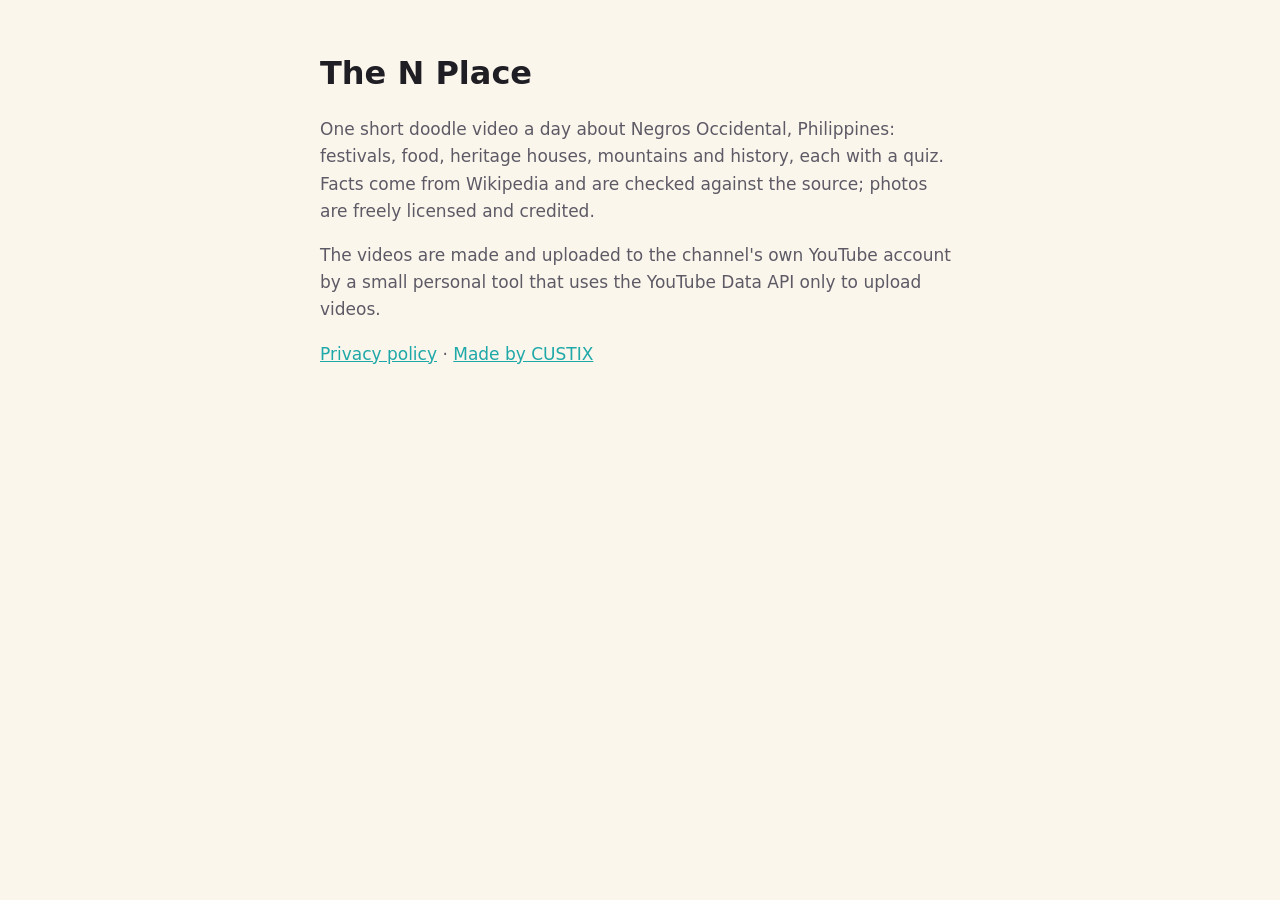
<file: public/the-n-place/index.html>
<!doctype html>
<html lang="en">
<head>
<meta charset="utf-8">
<meta name="viewport" content="width=device-width, initial-scale=1">
<title>The N Place</title>
<meta name="description" content="Daily doodle YouTube Shorts about Negros Occidental, Philippines.">
<style>
  :root { color-scheme: light dark; --bg: #fbf6ec; --ink: #1f1e24; --muted: #5d5a66; --accent: #1ea8a8; }
  @media (prefers-color-scheme: dark) { :root { --bg: #17161b; --ink: #f3efe6; --muted: #b3aebb; --accent: #46c9c9; } }
  body { margin: 0; background: var(--bg); color: var(--ink); font: 17px/1.6 system-ui, sans-serif; }
  main { max-width: 640px; margin: 0 auto; padding: 48px 16px; }
  h1 { margin: 0 0 8px; font-size: 2rem; }
  p { color: var(--muted); }
  a { color: var(--accent); }
</style>
</head>
<body>
<main>
  <h1>The N Place</h1>
  <p>One short doodle video a day about Negros Occidental, Philippines: festivals, food, heritage
  houses, mountains and history, each with a quiz. Facts come from Wikipedia and are checked against
  the source; photos are freely licensed and credited.</p>
  <p>The videos are made and uploaded to the channel's own YouTube account by a small personal tool
  that uses the YouTube Data API only to upload videos.</p>
  <p><a href="privacy.html">Privacy policy</a> · <a href="/">Made by CUSTIX</a></p>
</main>
</body>
</html>
</file>
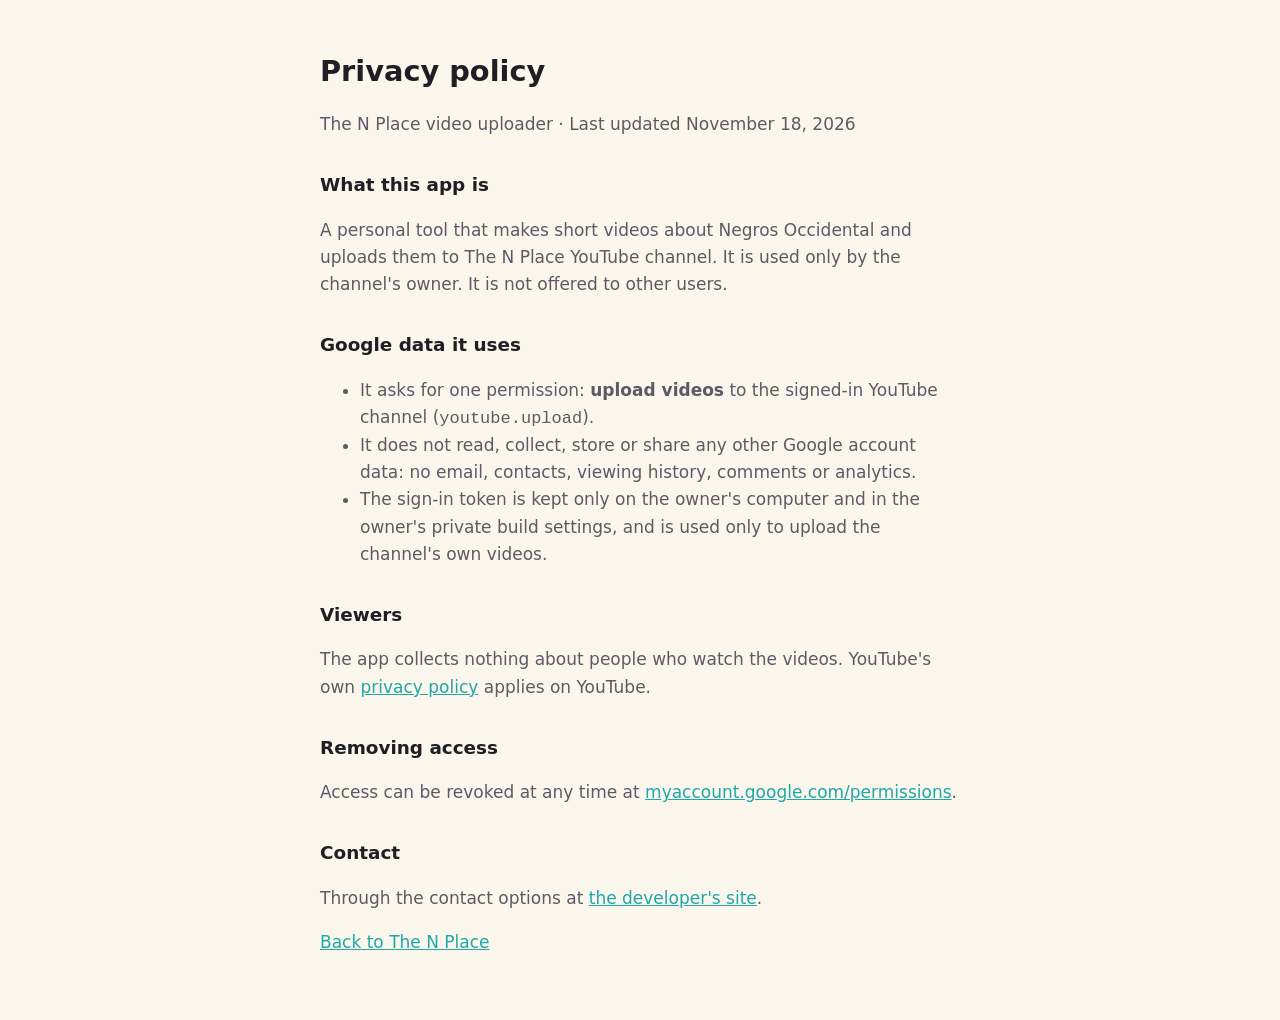
<file: public/the-n-place/privacy.html>
<!doctype html>
<html lang="en">
<head>
<meta charset="utf-8">
<meta name="viewport" content="width=device-width, initial-scale=1">
<title>The N Place Privacy</title>
<meta name="description" content="Privacy policy for The N Place video uploader.">
<style>
  :root { color-scheme: light dark; --bg: #fbf6ec; --ink: #1f1e24; --muted: #5d5a66; --accent: #1ea8a8; }
  @media (prefers-color-scheme: dark) { :root { --bg: #17161b; --ink: #f3efe6; --muted: #b3aebb; --accent: #46c9c9; } }
  body { margin: 0; background: var(--bg); color: var(--ink); font: 17px/1.6 system-ui, sans-serif; }
  main { max-width: 640px; margin: 0 auto; padding: 48px 16px; }
  h1 { margin: 0 0 4px; font-size: 1.8rem; }
  h2 { margin-top: 32px; font-size: 1.15rem; }
  p, li { color: var(--muted); }
  a { color: var(--accent); }
</style>
</head>
<body>
<main>
  <h1>Privacy policy</h1>
  <p>The N Place video uploader · Last updated November 18, 2026</p>

  <h2>What this app is</h2>
  <p>A personal tool that makes short videos about Negros Occidental and uploads them to The N Place
  YouTube channel. It is used only by the channel's owner. It is not offered to other users.</p>

  <h2>Google data it uses</h2>
  <ul>
    <li>It asks for one permission: <strong>upload videos</strong> to the signed-in YouTube channel
    (<code>youtube.upload</code>).</li>
    <li>It does not read, collect, store or share any other Google account data: no email, contacts,
    viewing history, comments or analytics.</li>
    <li>The sign-in token is kept only on the owner's computer and in the owner's private build
    settings, and is used only to upload the channel's own videos.</li>
  </ul>

  <h2>Viewers</h2>
  <p>The app collects nothing about people who watch the videos. YouTube's own
  <a href="https://policies.google.com/privacy">privacy policy</a> applies on YouTube.</p>

  <h2>Removing access</h2>
  <p>Access can be revoked at any time at
  <a href="https://myaccount.google.com/permissions">myaccount.google.com/permissions</a>.</p>

  <h2>Contact</h2>
  <p>Through the contact options at <a href="/">the developer's site</a>.</p>

  <p><a href="./">Back to The N Place</a></p>
</main>
</body>
</html>
</file>
